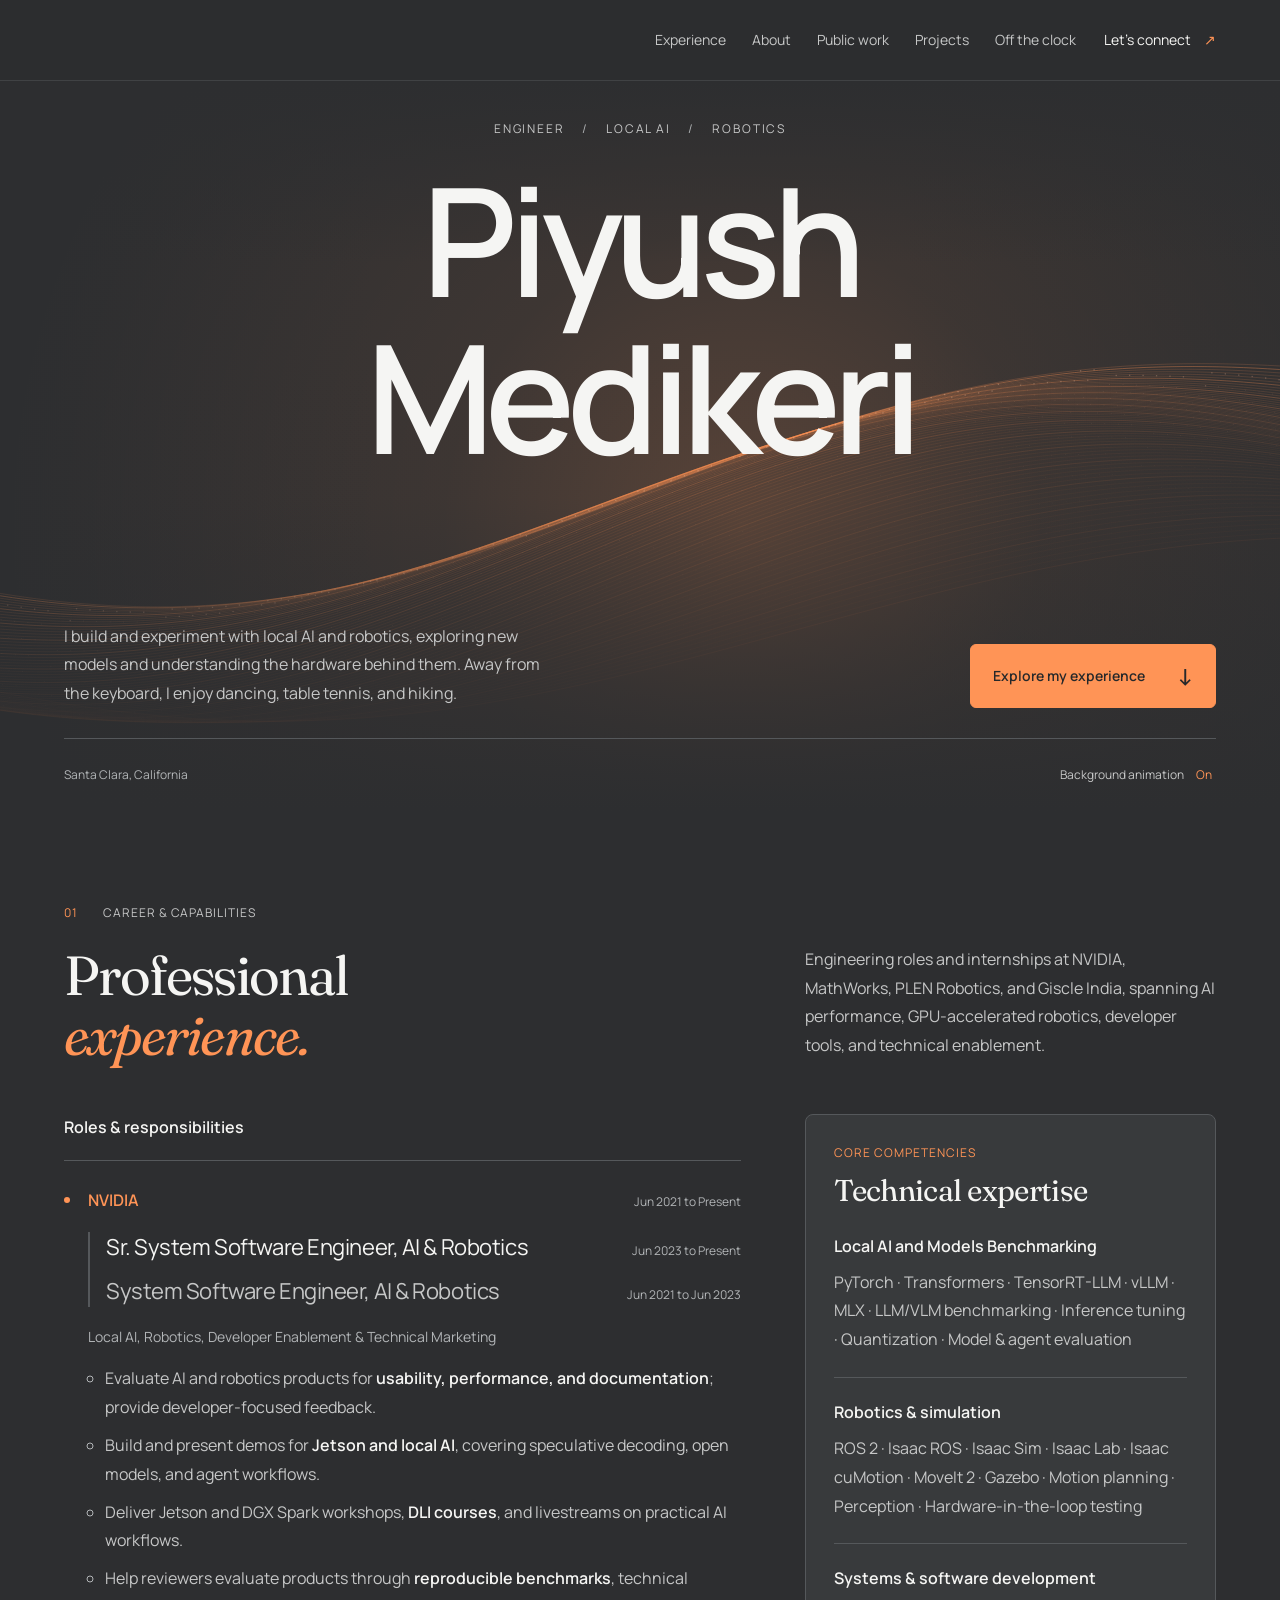
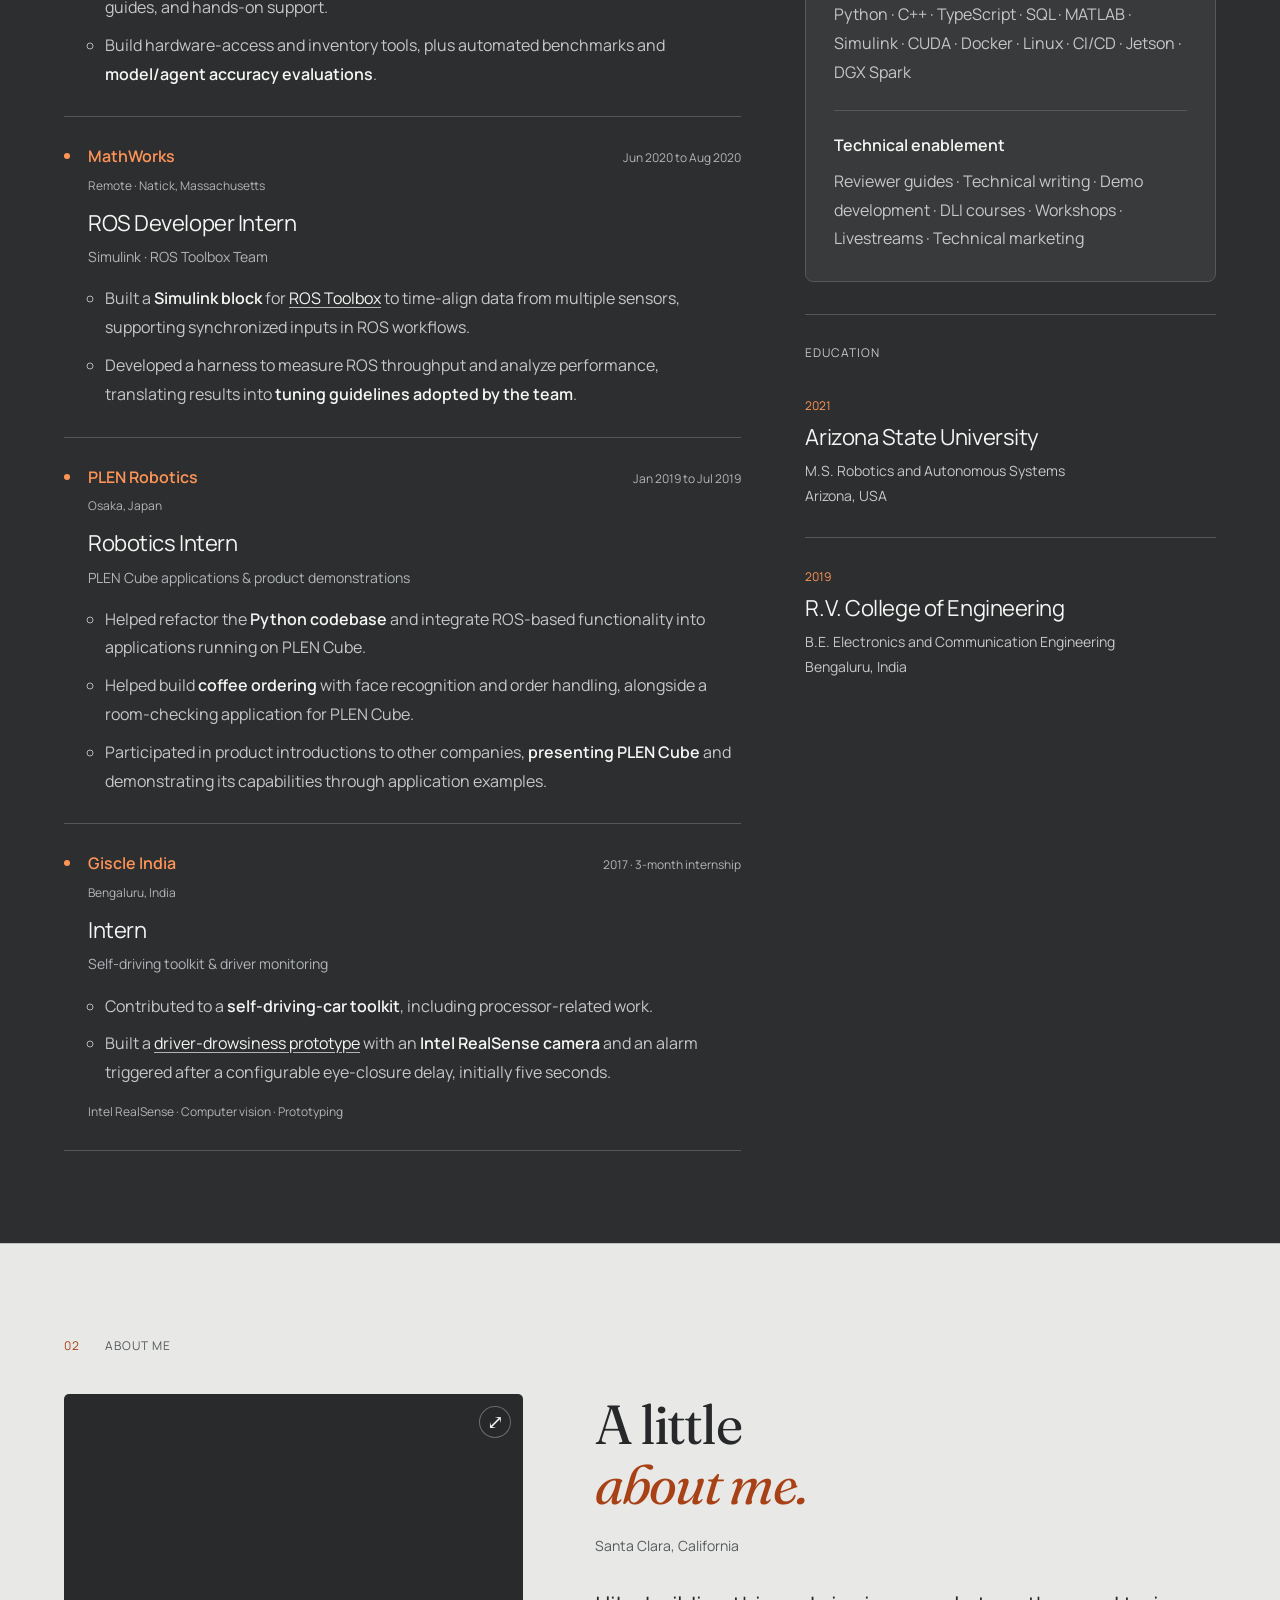
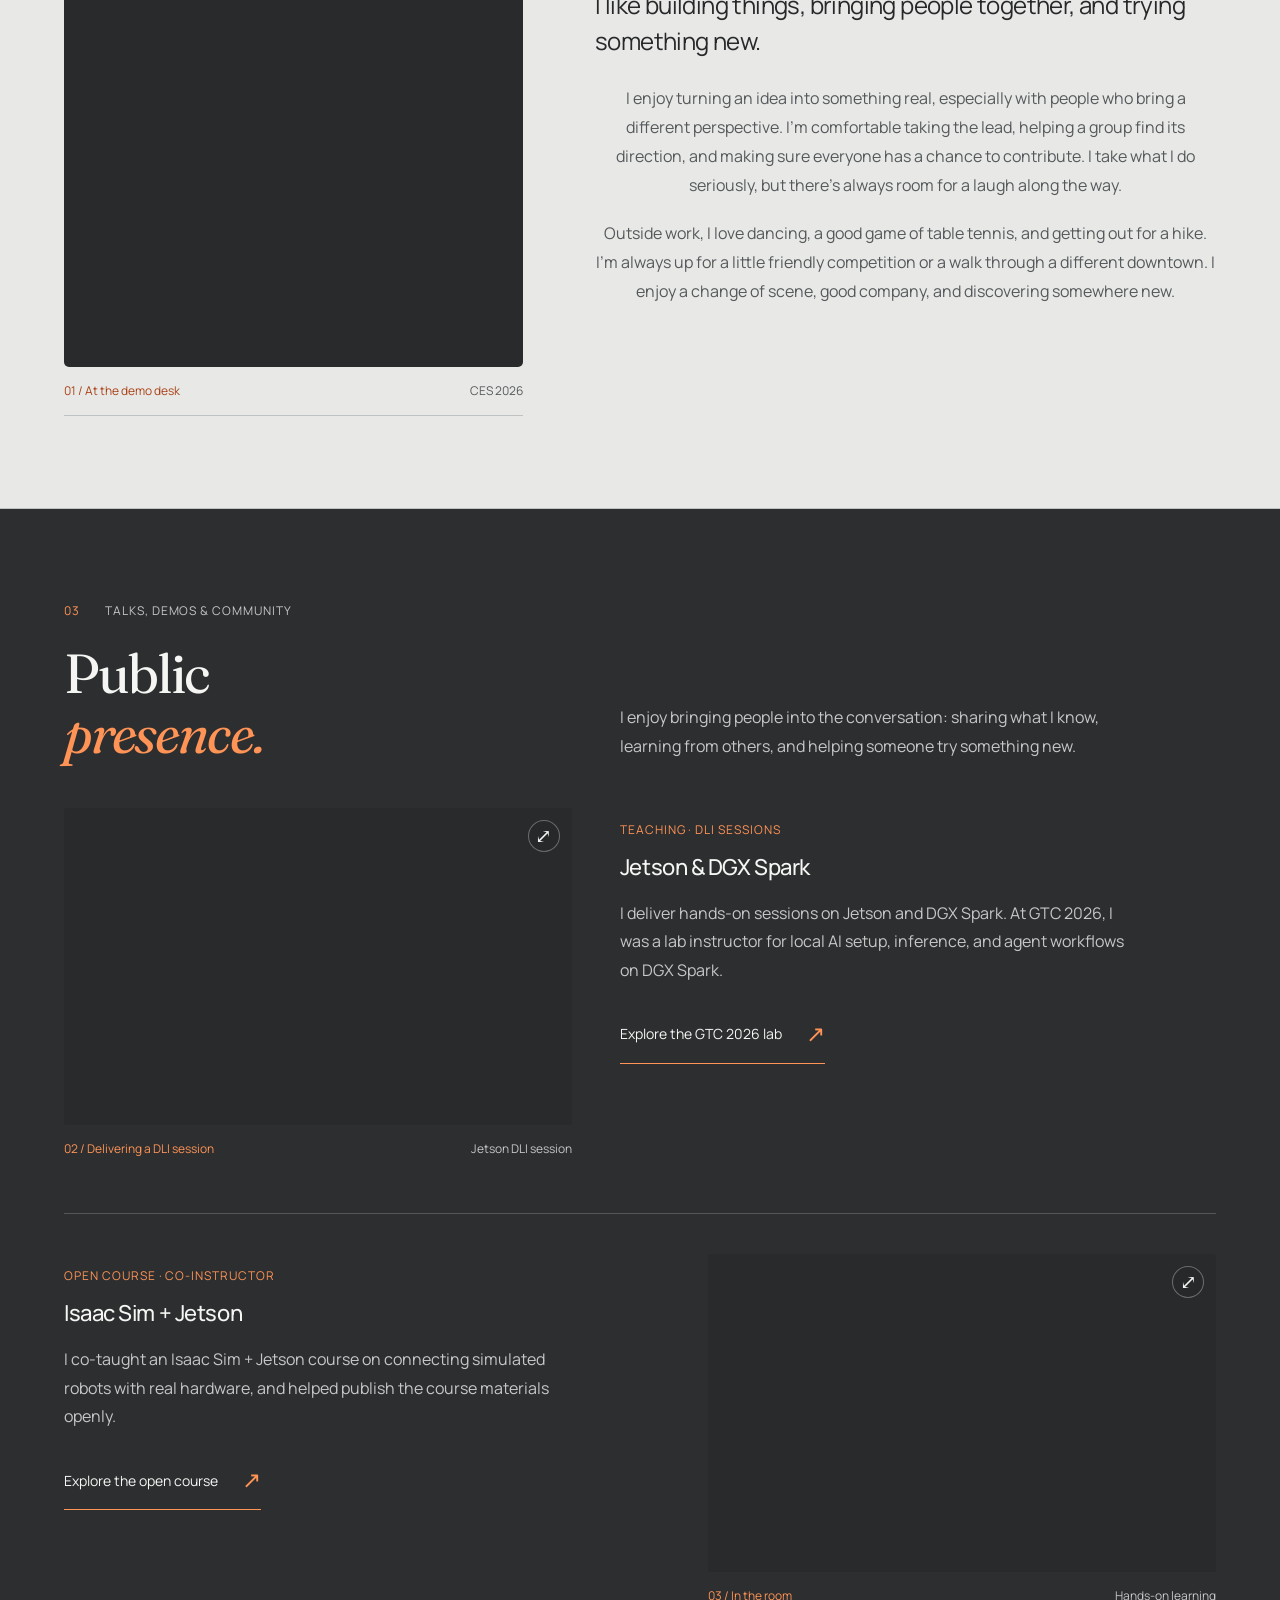
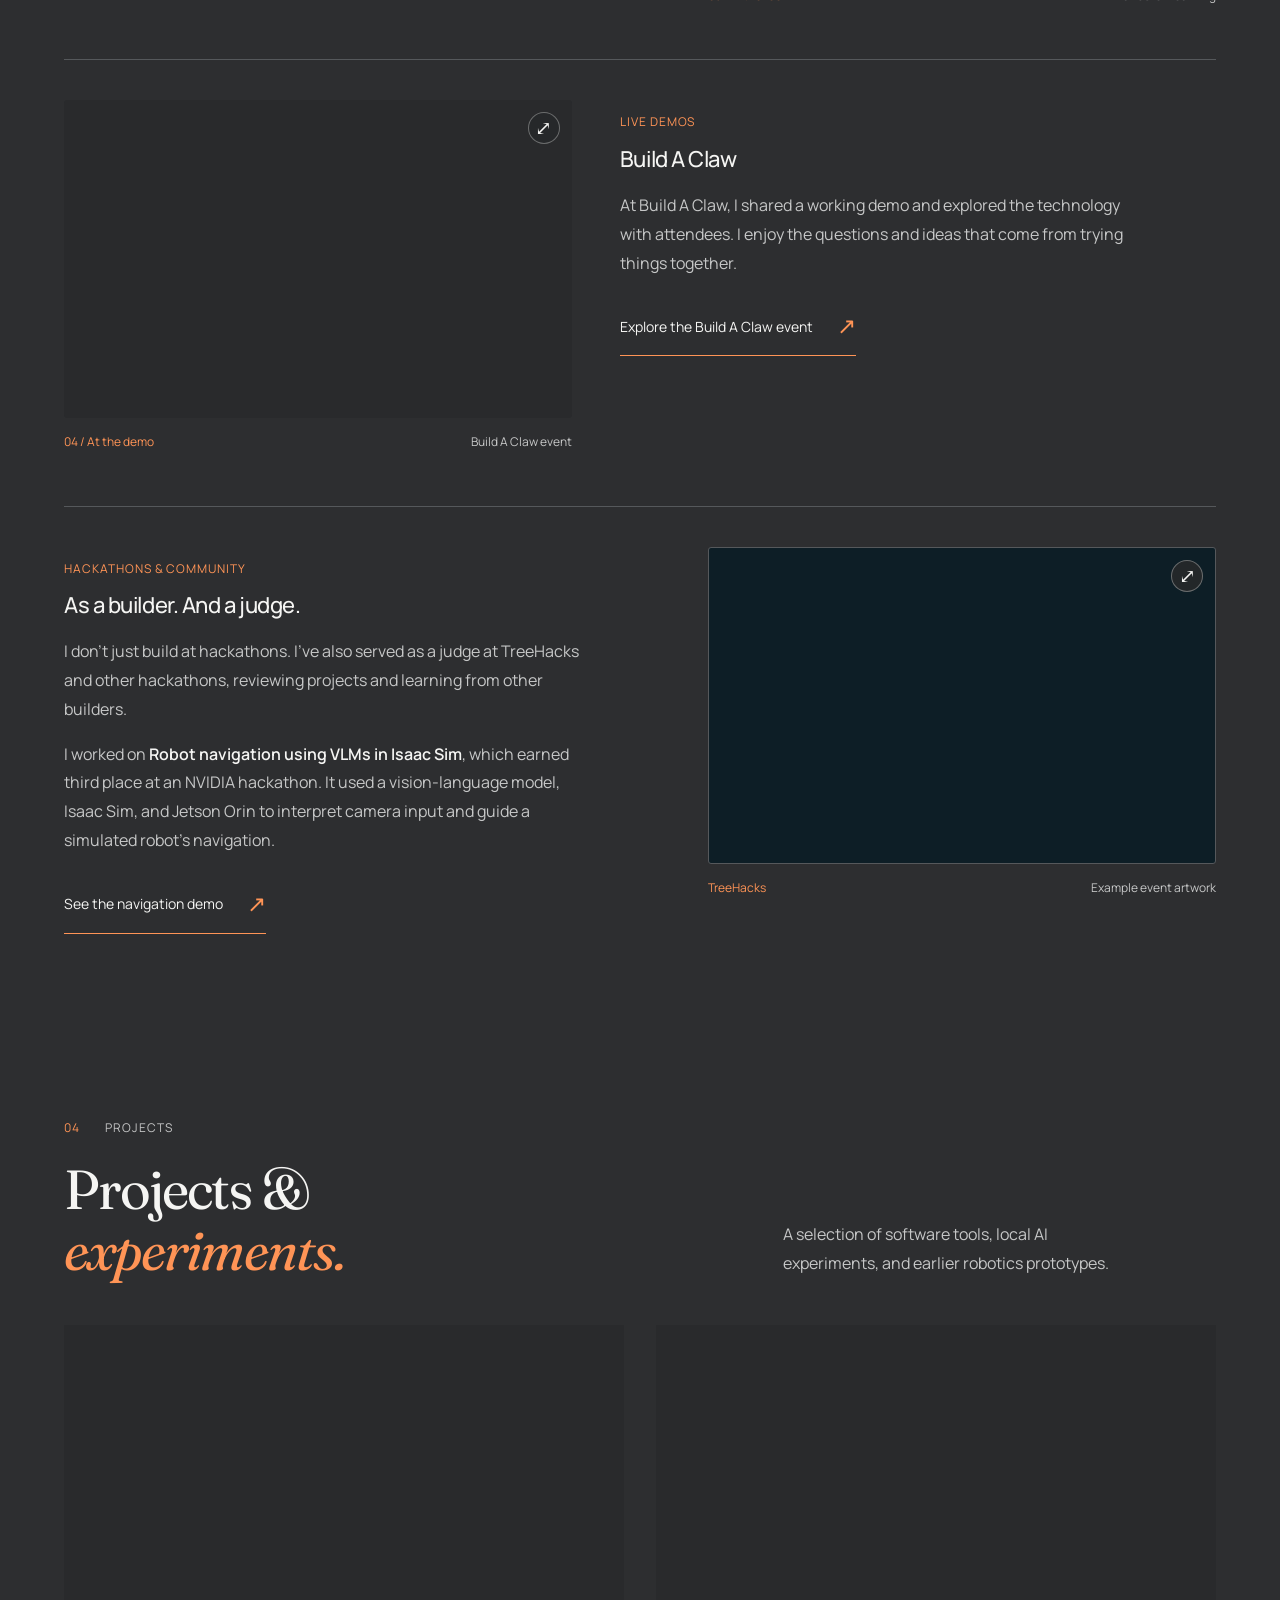
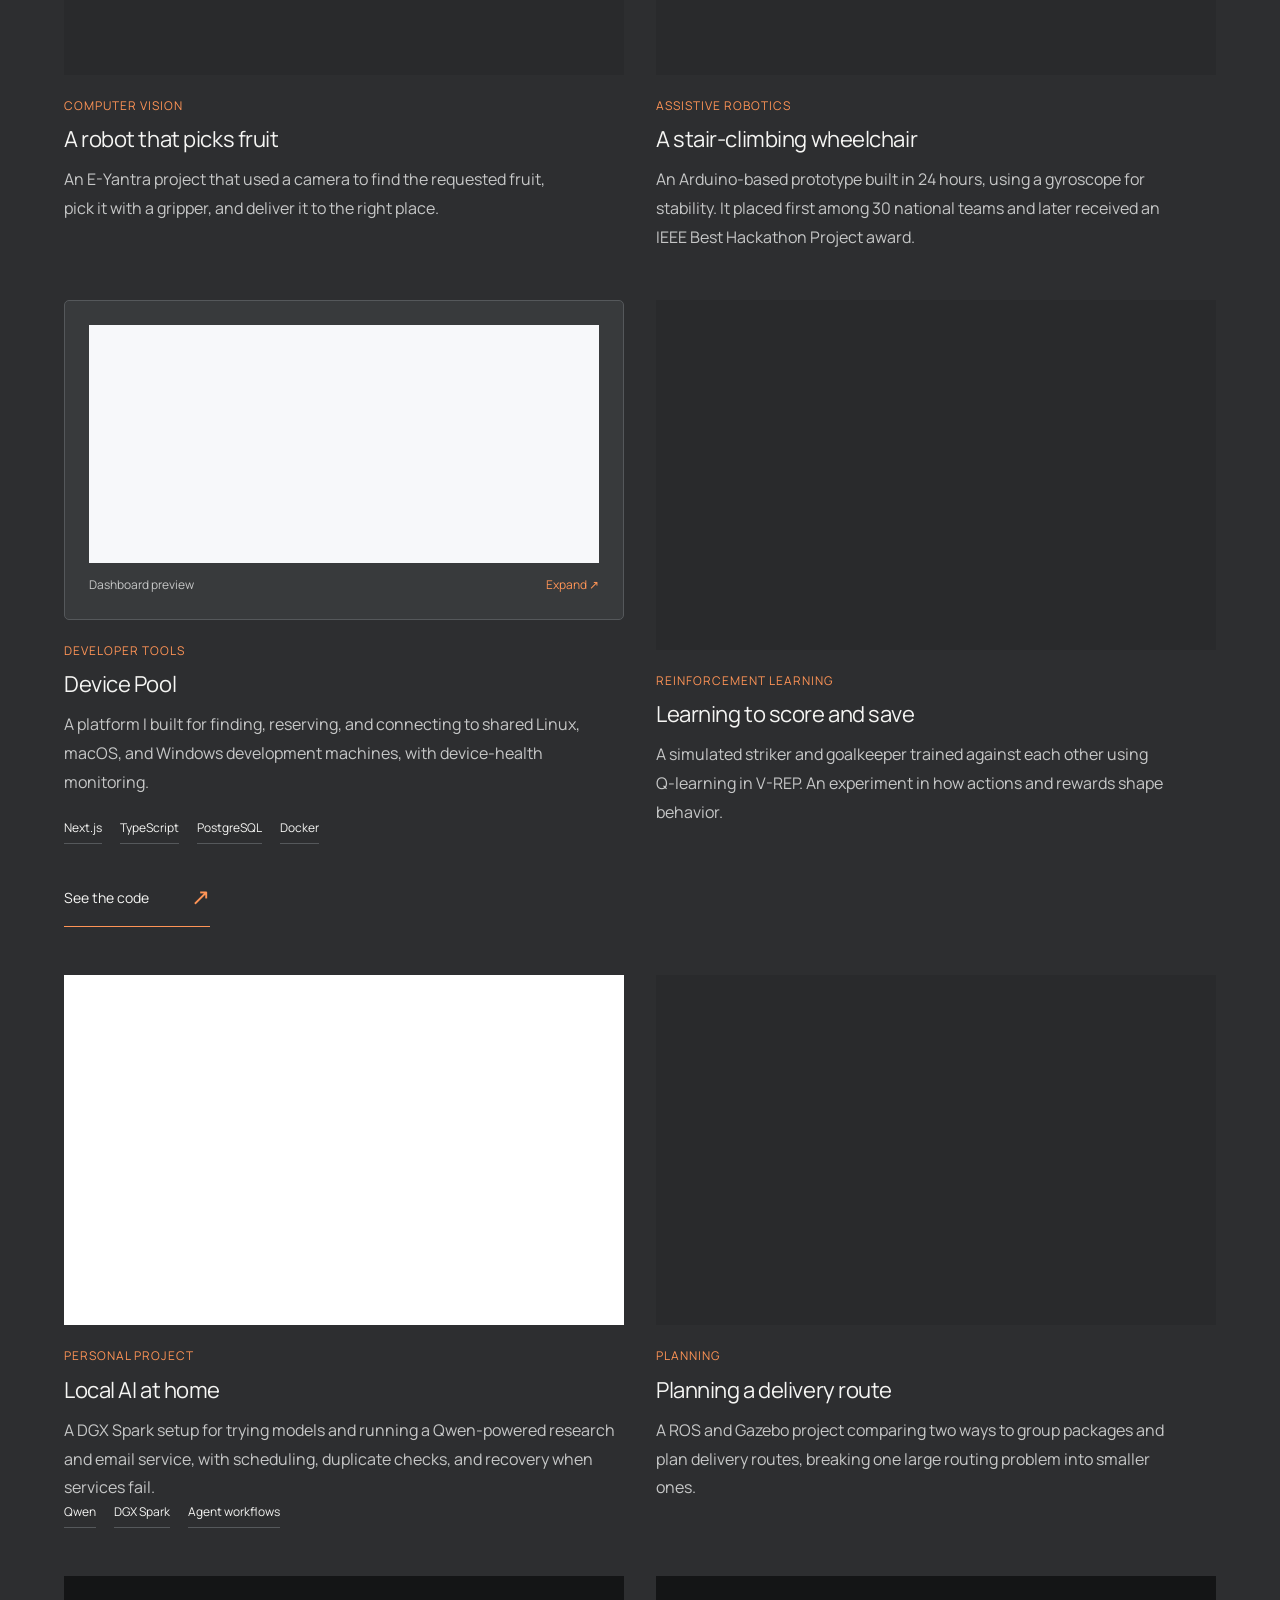
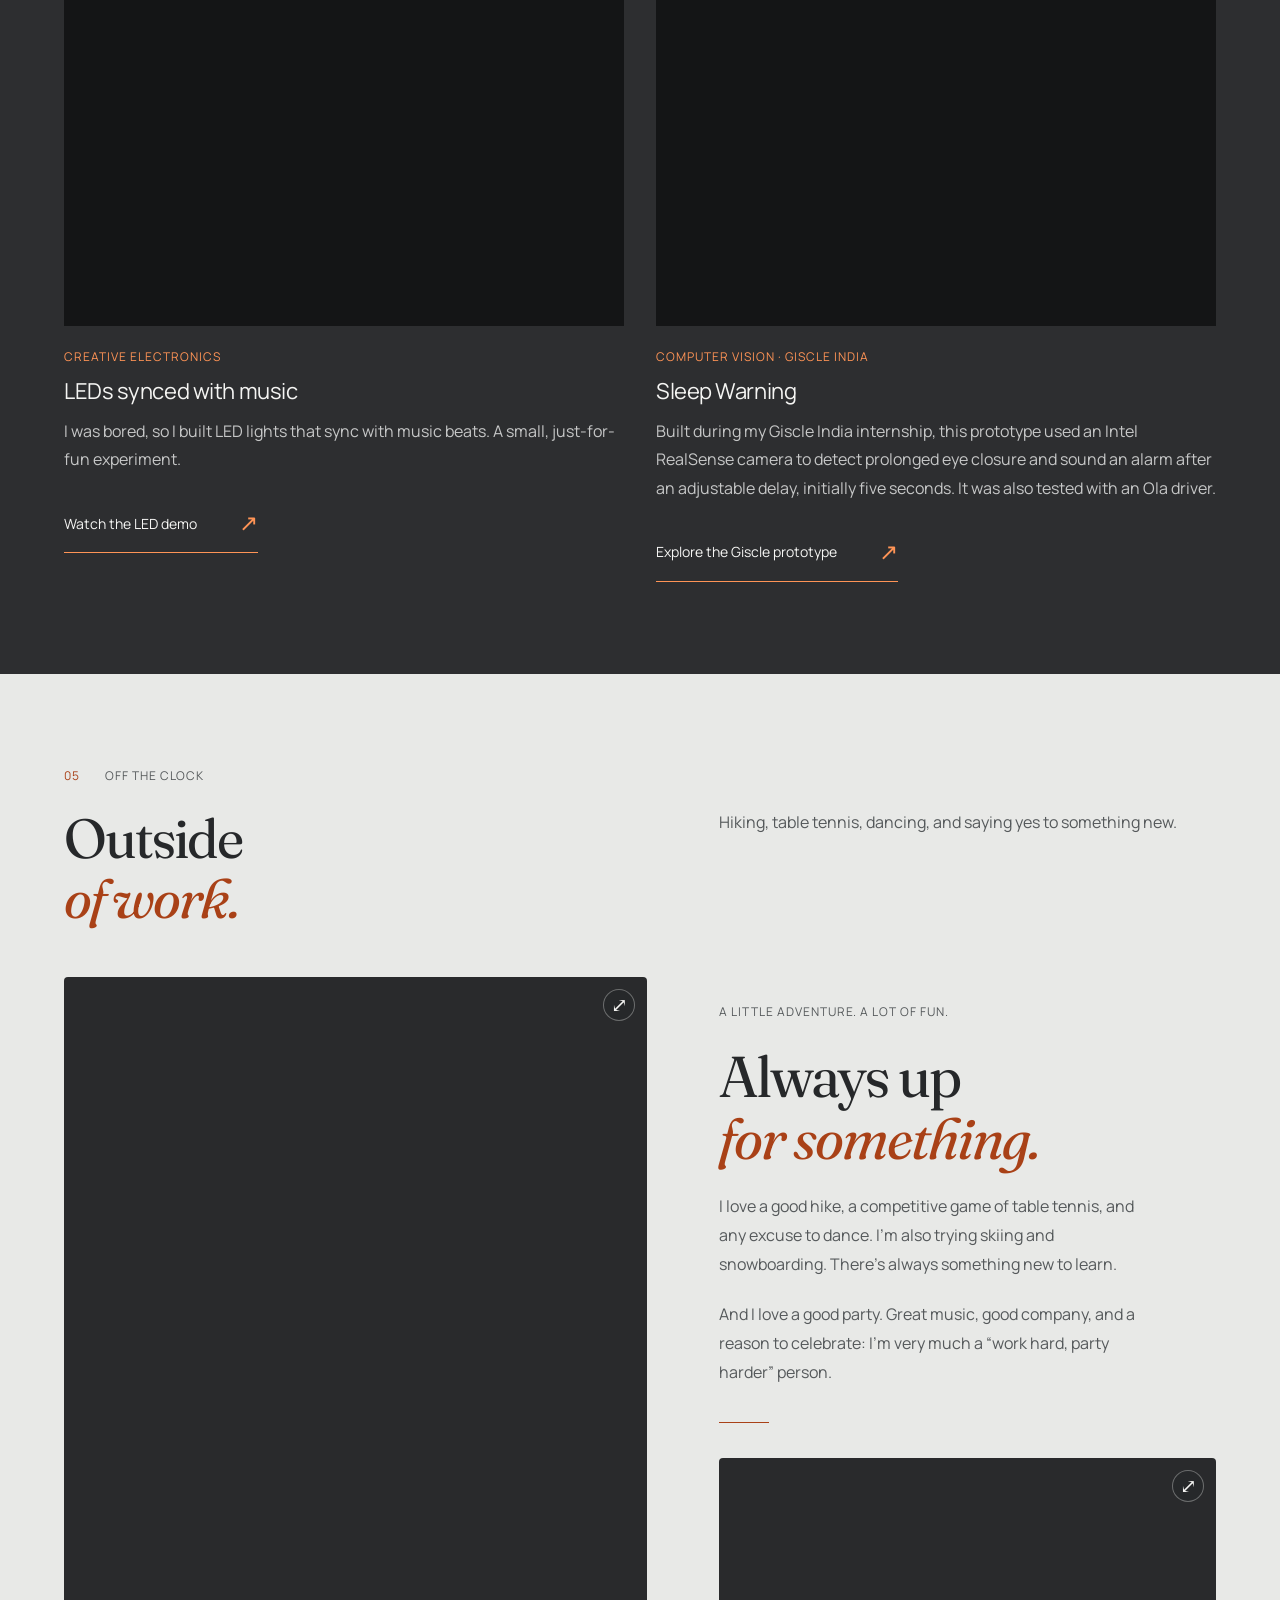
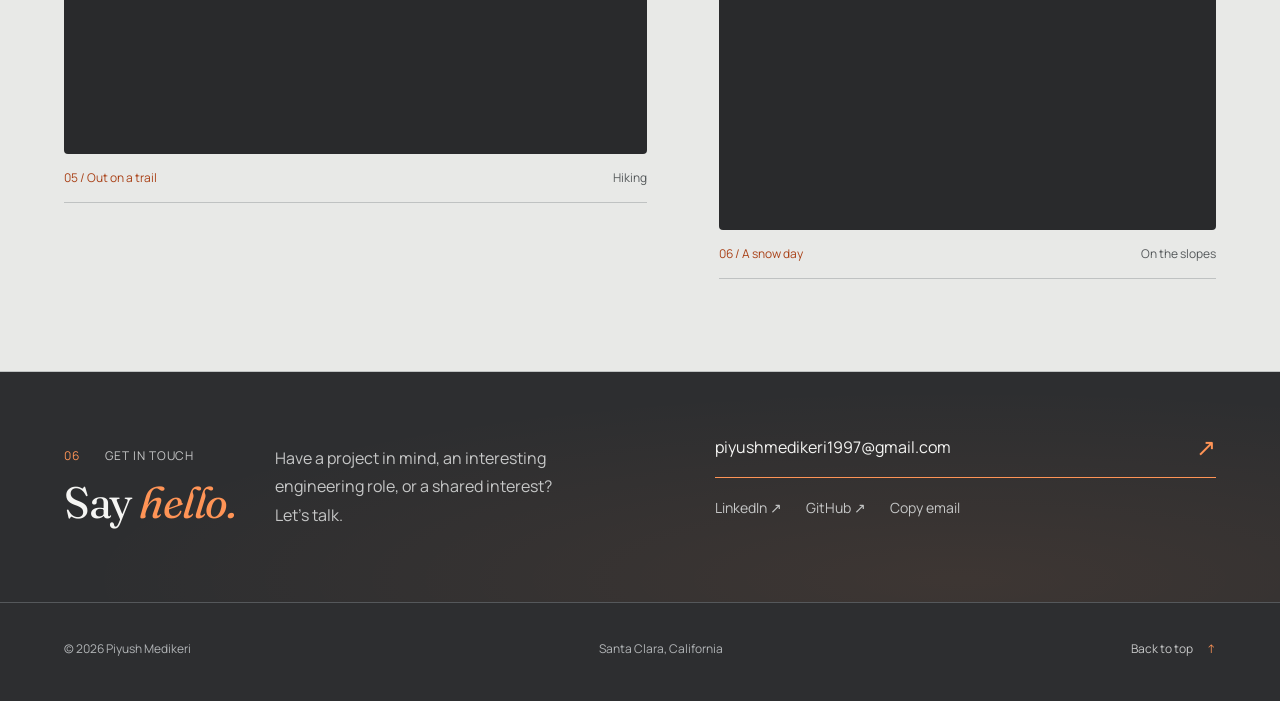
<file: index.html>
<!doctype html>
<html lang="en">
<head>
  <meta charset="utf-8">
  <meta name="viewport" content="width=device-width, initial-scale=1">
  <meta name="description" content="Piyush Medikeri is an engineer exploring local AI, robotics, new models, and the hardware behind them. Off the clock: dancing, table tennis, and hiking.">
  <meta name="robots" content="index, follow">
  <link rel="canonical" href="https://piyushmedikeri.com/">
  <meta property="og:url" content="https://piyushmedikeri.com/">
  <meta name="theme-color" content="#2d2e30">
  <meta name="color-scheme" content="dark">
  <meta http-equiv="Content-Security-Policy" content="default-src 'self'; script-src 'self'; style-src 'self'; img-src 'self' data:; font-src 'self'; connect-src 'none'; object-src 'none'; base-uri 'self'; form-action 'none'">
  <meta property="og:title" content="Piyush Medikeri | Local AI, robotics, and life beyond the screen.">
  <meta property="og:description" content="Local AI, robotics, and the hardware behind them. Selected projects, hands-on explorations, and a little life beyond the screen.">
  <meta property="og:type" content="website">
  <title>Piyush Medikeri | Systems Software Engineer</title>
  <link rel="icon" href="assets/favicon.svg" type="image/svg+xml">
  <link rel="preload" href="assets/manrope-latin-variable.woff2" as="font" type="font/woff2" crossorigin>
  <link rel="stylesheet" href="styles.css">
  <link rel="stylesheet" href="moments.css">
  <link rel="stylesheet" href="refinements.css?v=20261031-projects-alignment">
  <link rel="stylesheet" href="experience.css?v=20261031-final-skills">
  <link rel="stylesheet" href="public-work.css?v=20261031-treehacks">
  <link rel="stylesheet" href="typography.css?v=20261031-consistent">
  <script src="app.js" defer></script>
  <script src="photo-viewer.js" defer></script>
</head>
<body id="top">
  <a class="skip-link" href="#main">Skip to content</a>
  <header class="site-header">
    <nav class="shell navigation" aria-label="Main navigation">
      <button class="menu-toggle" type="button" aria-expanded="false" aria-controls="site-navigation">Menu <span aria-hidden="true">+</span></button>
      <div class="navlinks" id="site-navigation">
        <a href="#work">Experience</a><a href="#about">About</a><a href="#public-work">Public work</a><a href="#earlier-work">Projects</a><a href="#off-clock">Off the clock</a><a href="#contact" class="nav-contact">Let’s connect <span aria-hidden="true">↗</span></a>
      </div>
    </nav>
  </header>

  <main id="main">
    <section class="hero" aria-labelledby="hero-title">
      <div class="hero-art" aria-hidden="true"><canvas id="afterglow"></canvas><div class="hero-vignette"></div></div>
      <div class="shell hero-content">
        <p class="eyebrow hero-eyebrow">Engineer <span>/</span> Local AI <span>/</span> Robotics</p>
        <h1 id="hero-title"><span>Piyush</span><span>Medikeri</span></h1>
        <div class="hero-bottom">
          <p class="hero-intro">I build and experiment with local AI and robotics, exploring new models and understanding the hardware behind them. Away from the keyboard, I enjoy dancing, table tennis, and hiking.</p>
          <a class="text-link hero-link" href="#work">Explore my experience <span aria-hidden="true">↓</span></a>
        </div>
        <div class="hero-caption"><span>Santa Clara, California</span><button id="motion-toggle" type="button" aria-pressed="false" aria-description="Toggles the decorative orange waves behind my name. No video or audio." hidden>Background animation <span aria-hidden="true">Off</span></button></div>
      </div>
    </section>

    <section class="section work-section shell" id="work" aria-labelledby="work-title">
      <div class="section-heading work-heading"><p class="eyebrow"><span class="section-number">01</span> Career & capabilities</p><h2 id="work-title">Professional<br><em>experience.</em></h2><p>Engineering roles and internships at NVIDIA, MathWorks, PLEN Robotics, and Giscle India, spanning AI performance, GPU-accelerated robotics, developer tools, and technical enablement.</p></div>
      <div class="work-layout">
        <div class="career-column" id="experience" aria-labelledby="experience-title">
          <div class="work-column-heading"><h3 id="experience-title">Roles & responsibilities</h3></div>
          <ol class="career-list">
            <li id="project-bench">
              <div class="career-meta"><span class="career-company">NVIDIA</span><span><time datetime="2021-06">Jun 2021</time> to Present</span></div>
              <ol class="career-roles" aria-label="NVIDIA roles, most recent first">
                <li><h4>Sr. System Software Engineer, AI & Robotics</h4><span><time datetime="2023-06">Jun 2023</time> to Present</span></li>
                <li id="project-robot"><h4>System Software Engineer, AI & Robotics</h4><span><time datetime="2021-06">Jun 2021</time> to <time datetime="2023-06">Jun 2023</time></span></li>
              </ol>
              <p class="career-focus">Local AI, Robotics, Developer Enablement & Technical Marketing</p>
              <ul class="career-contributions">
                <li>Evaluate AI and robotics products for <strong>usability, performance, and documentation</strong>; provide developer-focused feedback.</li>
                <li>Build and present demos for <strong>Jetson and local AI</strong>, covering speculative decoding, open models, and agent workflows.</li>
                <li>Deliver Jetson and DGX Spark workshops, <strong>DLI courses</strong>, and livestreams on practical AI workflows.</li>
                <li>Help reviewers evaluate products through <strong>reproducible benchmarks</strong>, technical guides, and hands-on support.</li>
                <li>Build hardware-access and inventory tools, plus automated benchmarks and <strong>model/agent accuracy evaluations</strong>.</li>
              </ul>
            </li>
            <li id="career-mathworks">
              <div class="career-meta"><span class="career-company">MathWorks</span><span><time datetime="2020-06">Jun 2020</time> to <time datetime="2020-08">Aug 2020</time></span></div>
              <p class="career-location">Remote · Natick, Massachusetts</p>
              <h4>ROS Developer Intern</h4>
              <p class="career-focus">Simulink · ROS Toolbox Team</p>
              <ul class="career-contributions">
                <li>Built a <strong>Simulink block</strong> for <a href="https://www.mathworks.com/products/ros.html" target="_blank" rel="noopener noreferrer">ROS Toolbox</a> to time-align data from multiple sensors, supporting synchronized inputs in ROS workflows.</li>
                <li>Developed a harness to measure ROS throughput and analyze performance, translating results into <strong>tuning guidelines adopted by the team</strong>.</li>
              </ul>
            </li>
            <li id="career-plen">
              <div class="career-meta"><span class="career-company">PLEN Robotics</span><span><time datetime="2019-01">Jan 2019</time> to <time datetime="2019-07">Jul 2019</time></span></div>
              <p class="career-location">Osaka, Japan</p>
              <h4>Robotics Intern</h4>
              <p class="career-focus">PLEN Cube applications & product demonstrations</p>
              <ul class="career-contributions">
                <li>Helped refactor the <strong>Python codebase</strong> and integrate ROS-based functionality into applications running on PLEN Cube.</li>
                <li>Helped build <strong>coffee ordering</strong> with face recognition and order handling, alongside a room-checking application for PLEN Cube.</li>
                <li>Participated in product introductions to other companies, <strong>presenting PLEN Cube</strong> and demonstrating its capabilities through application examples.</li>
              </ul>
            </li>
            <li id="career-giscle">
              <div class="career-meta"><span class="career-company">Giscle India</span><span>2017 · 3-month internship</span></div>
              <p class="career-location">Bengaluru, India</p>
              <h4>Intern</h4>
              <p class="career-focus">Self-driving toolkit & driver monitoring</p>
              <ul class="career-contributions">
                <li>Contributed to a <strong>self-driving-car toolkit</strong>, including processor-related work.</li>
                <li>Built a <a href="https://piyushmedikeri.wixsite.com/portfolio/sleep-warning" target="_blank" rel="noopener noreferrer">driver-drowsiness prototype</a> with an <strong>Intel RealSense camera</strong> and an alarm triggered after a configurable eye-closure delay, initially five seconds.</li>
              </ul>
              <p class="career-tools">Intel RealSense · Computer vision · Prototyping</p>
            </li>
          </ol>
        </div>
        <aside class="work-sidebar" aria-label="Technical skills and education">
          <section class="skills-panel" id="toolkit" aria-labelledby="toolkit-title">
            <p class="eyebrow">Core competencies</p>
            <h3 id="toolkit-title">Technical expertise</h3>
            <dl class="skills-list">
              <div><dt>Local AI and Models Benchmarking</dt><dd class="skill-tools">PyTorch · Transformers · TensorRT-LLM · vLLM · MLX · LLM/VLM benchmarking · Inference tuning · Quantization · Model & agent evaluation</dd></div>
              <div><dt>Robotics & simulation</dt><dd class="skill-tools">ROS 2 · Isaac ROS · Isaac Sim · Isaac Lab · Isaac cuMotion · MoveIt 2 · Gazebo · Motion planning · Perception · Hardware-in-the-loop testing</dd></div>
              <div><dt>Systems & software development</dt><dd class="skill-tools">Python · C++ · TypeScript · SQL · MATLAB · Simulink · CUDA · Docker · Linux · CI/CD · Jetson · DGX Spark</dd></div>
              <div><dt>Technical enablement</dt><dd class="skill-tools">Reviewer guides · Technical writing · Demo development · DLI courses · Workshops · Livestreams · Technical marketing</dd></div>
            </dl>
          </section>
          <section class="work-education" id="education" aria-labelledby="education-title">
            <h3 id="education-title" class="eyebrow">Education</h3>
            <div id="education-asu">
              <span class="education-year">2021</span><h4>Arizona State University</h4>
              <p class="education-degree">M.S. Robotics and Autonomous Systems</p>
              <p>Arizona, USA</p>
            </div>
            <div id="education-rvce">
              <span class="education-year">2019</span><h4>R.V. College of Engineering</h4>
              <p class="education-degree">B.E. Electronics and Communication Engineering</p>
              <p>Bengaluru, India</p>
            </div>
          </section>
        </aside>
      </div>
    </section>

    <section class="section about-section" id="about" aria-labelledby="about-title">
      <div class="shell">
        <p class="eyebrow"><span class="section-number">02</span> About me</p>
        <div class="about-grid">
          <div class="about-heading"><h2 id="about-title">A little<br><em>about me.</em></h2><p class="about-location">Santa Clara, California</p></div>
          <div class="about-person">
            <figure class="still portrait-still">
              <a class="photo-link" href="assets/moments/ces-portrait.jpg" data-photo data-caption="At the demo desk · CES 2026" aria-label="View full photo: at the demo desk, CES 2026">
                <img src="assets/moments/ces-portrait.jpg" width="1080" height="1920" alt="Piyush beside an NVIDIA inference demonstration at CES 2026." loading="lazy" decoding="async">
                <span class="photo-open" aria-hidden="true">⤢</span>
              </a>
              <figcaption><span>01 / At the demo desk</span><span>CES 2026</span></figcaption>
            </figure>
          </div>
          <div class="about-copy">
            <p class="large-copy">I like building things, bringing people together, and trying something new.</p>
            <p class="about-story">I enjoy turning an idea into something real, especially with people who bring a different perspective. I’m comfortable taking the lead, helping a group find its direction, and making sure everyone has a chance to contribute. I take what I do seriously, but there’s always room for a laugh along the way.</p>
            <p class="about-story">Outside work, I love dancing, a good game of table tennis, and getting out for a hike. I’m always up for a little friendly competition or a walk through a different downtown. I enjoy a change of scene, good company, and discovering somewhere new.</p>
          </div>
        </div>
      </div>
    </section>

    <section class="section shell public-section" id="public-work" aria-labelledby="public-title">
      <div class="section-heading compact"><p class="eyebrow"><span class="section-number">03</span> Talks, demos & community</p><h2 id="public-title">Public<br><em>presence.</em></h2><p>I enjoy bringing people into the conversation: sharing what I know, learning from others, and helping someone try something new.</p></div>
      <div class="public-editorial">
        <article class="public-story dli-story" aria-labelledby="dli-story-title">
          <figure class="still stage-still">
            <a class="photo-link" href="assets/moments/dgx-spark-stage.jpg" data-photo data-caption="Delivering a DLI session · Jetson DLI session" aria-label="View full photo: delivering a DLI session">
              <img src="assets/moments/dgx-spark-stage.jpg" width="2000" height="1333" alt="Piyush delivering a DLI session at an NVIDIA GTC podium." loading="lazy" decoding="async"><span class="photo-open" aria-hidden="true">⤢</span>
            </a>
            <figcaption><span>02 / Delivering a DLI session</span><span>Jetson DLI session</span></figcaption>
          </figure>
          <div class="public-story-copy">
            <p class="eyebrow">Teaching · DLI sessions</p>
            <h3 id="dli-story-title">Jetson & DGX Spark</h3>
            <p>I deliver hands-on sessions on Jetson and DGX Spark. At GTC 2026, I was a lab instructor for local AI setup, inference, and agent workflows on DGX Spark.</p>
            <a class="text-link" href="https://www.nvidia.com/gtc/session-catalog/sessions/gtc26-dlit82308/" target="_blank" rel="noopener noreferrer">Explore the GTC 2026 lab <span aria-hidden="true">↗</span></a>
          </div>
        </article>

        <article class="public-story course-story" aria-labelledby="course-story-title">
          <figure class="still workshop-still">
            <a class="photo-link" href="assets/moments/workshop.jpg" data-photo data-caption="In the room · A hands-on workshop" aria-label="View full photo: the hands-on workshop audience">
              <img src="assets/moments/workshop.jpg" width="2000" height="1126" alt="A view from the front of a workshop, with participants working at rows of laptops." loading="lazy" decoding="async"><span class="photo-open" aria-hidden="true">⤢</span>
            </a>
            <figcaption><span>03 / In the room</span><span>Hands-on learning</span></figcaption>
          </figure>
          <div class="public-story-copy">
            <p class="eyebrow">Open course · Co-instructor</p>
            <h3 id="course-story-title">Isaac Sim + Jetson</h3>
            <p>I co-taught an Isaac Sim + Jetson course on connecting simulated robots with real hardware, and helped publish the course materials openly.</p>
            <a class="text-link" href="https://nvidia-ai-iot.github.io/isaac-sim-jetson-hil-course-doc/" target="_blank" rel="noopener noreferrer">Explore the open course <span aria-hidden="true">↗</span></a>
          </div>
        </article>

        <article class="public-story demo-story" aria-labelledby="demo-story-title">
          <figure class="still demo-still">
            <a class="photo-link" href="assets/moments/demo-conversation.jpg" data-photo data-caption="Build A Claw event · At the demo" aria-label="View full photo: at the Build A Claw demo">
              <img src="assets/moments/demo-conversation.jpg" width="2000" height="1334" alt="Piyush and an attendee looking at a demonstration on a monitor." loading="lazy" decoding="async"><span class="photo-open" aria-hidden="true">⤢</span>
            </a>
            <figcaption><span>04 / At the demo</span><span>Build A Claw event</span></figcaption>
          </figure>
          <div class="public-story-copy">
            <p class="eyebrow">Live demos</p>
            <h3 id="demo-story-title">Build A Claw</h3>
            <p>At Build A Claw, I shared a working demo and explored the technology with attendees. I enjoy the questions and ideas that come from trying things together.</p>
            <a class="text-link photo-event-link" href="https://www.nvidia.com/en-us/ai/build-a-claw/" target="_blank" rel="noopener noreferrer">Explore the Build A Claw event <span aria-hidden="true">↗</span></a>
          </div>
        </article>

        <article class="public-story hackathon-story" id="public-vlm" aria-labelledby="community-title">
          <figure class="still treehacks-still">
            <a class="photo-link" href="assets/treehacks-event-artwork.png" target="_blank" rel="noopener noreferrer" aria-label="View full TreeHacks example event artwork (opens in a new tab)">
              <img src="assets/treehacks-event-artwork.png" width="591" height="564" alt="Example TreeHacks event artwork featuring Stanford’s tower and green mountains, dated February 14–16, 2025." loading="lazy" decoding="async"><span class="photo-open" aria-hidden="true">⤢</span>
            </a>
            <figcaption><span>TreeHacks</span><span>Example event artwork</span></figcaption>
          </figure>
          <div class="public-story-copy">
            <p class="eyebrow">Hackathons & community</p>
            <h3 id="community-title">As a builder. And a judge.</h3>
            <p>I don’t just build at hackathons. I’ve also served as a judge at TreeHacks and other hackathons, reviewing projects and learning from other builders.</p>
            <p>I worked on <strong>Robot navigation using VLMs in Isaac Sim</strong>, which earned third place at an NVIDIA hackathon. It used a vision-language model, Isaac Sim, and Jetson Orin to interpret camera input and guide a simulated robot’s navigation.</p>
            <a class="text-link" href="https://www.linkedin.com/posts/nvidiarobotics_build-visual-ai-agents-with-generative-ai-activity-7233905291061293057-0EAy" target="_blank" rel="noopener noreferrer">See the navigation demo <span aria-hidden="true">↗</span></a>
          </div>
        </article>
      </div>
    </section>

    <section class="section shell archive-section" id="earlier-work" aria-labelledby="archive-title">
      <div class="section-heading compact"><p class="eyebrow"><span class="section-number">04</span> Projects</p><h2 id="archive-title">Projects &<br><em>experiments.</em></h2><p>A selection of software tools, local AI experiments, and earlier robotics prototypes.</p></div>
      <div class="archive-grid">
        <article class="archive-item" id="project-harvester"><div class="archive-image"><img src="assets/project-harvester.webp" width="1200" height="880" alt="Autonomous harvesting robot with a Raspberry Pi, camera, and gripper." loading="lazy" decoding="async"></div><p class="eyebrow">Computer vision</p><h3>A robot that picks fruit</h3><p>An E-Yantra project that used a camera to find the requested fruit, pick it with a gripper, and deliver it to the right place.</p></article>
        <article class="archive-item" id="project-wheelchair"><div class="archive-image"><img src="assets/project-wheelchair.webp" alt="Staircase-climbing wheelchair prototype with a robotic arm." loading="lazy" decoding="async" width="1200" height="898"></div><p class="eyebrow">Assistive robotics</p><h3>A stair-climbing wheelchair</h3><p>An Arduino-based prototype built in 24 hours, using a gyroscope for stability. It placed first among 30 national teams and later received an IEEE Best Hackathon Project award.</p></article>
        <article class="archive-item" id="project-pool">
          <div class="archive-image device-pool-preview">
            <a class="device-pool-screenshot" href="assets/project-device-pool.png" target="_blank" rel="noopener noreferrer" aria-label="View full Device Pool screenshot (opens in a new tab)">
              <span class="device-pool-image"><img src="assets/project-device-pool.png" width="2866" height="1266" alt="Device Pool dashboard showing device availability, reservations, operating systems, and hardware-health metrics." loading="lazy" decoding="async"></span>
              <span class="device-pool-caption" aria-hidden="true"><span>Dashboard preview</span><span>Expand ↗</span></span>
            </a>
          </div>
          <p class="eyebrow">Developer tools</p>
          <h3>Device Pool</h3>
          <p class="project-description">A platform I built for finding, reserving, and connecting to shared Linux, macOS, and Windows development machines, with device-health monitoring.</p>
          <ul class="tags" aria-label="Device Pool technologies"><li>Next.js</li><li>TypeScript</li><li>PostgreSQL</li><li>Docker</li></ul>
          <a class="text-link" href="https://github.com/pmedikeri/device-pool" target="_blank" rel="noopener noreferrer">See the code <span aria-hidden="true">↗</span></a>
        </article>
        <article class="archive-item" id="project-penalty-kick"><div class="archive-image diagram"><img src="assets/project-rl.webp" width="766" height="470" alt="V-REP simulation showing striker and goalkeeper reinforcement-learning agents." loading="lazy" decoding="async"></div><p class="eyebrow">Reinforcement learning</p><h3>Learning to score and save</h3><p>A simulated striker and goalkeeper trained against each other using Q-learning in V-REP. An experiment in how actions and rewards shape behavior.</p></article>
        <article class="archive-item" id="project-brief"><div class="archive-image product"><img src="assets/project-dgx-spark.png" width="9730" height="7297" alt="Front view of the NVIDIA DGX Spark used for local AI experiments." loading="lazy" decoding="async"></div><p class="eyebrow">Personal project</p><h3>Local AI at home</h3><p>A DGX Spark setup for trying models and running a Qwen-powered research and email service, with scheduling, duplicate checks, and recovery when services fail.</p><ul class="tags" aria-label="Local AI technologies"><li>Qwen</li><li>DGX Spark</li><li>Agent workflows</li></ul></article>
        <article class="archive-item" id="project-delivery-planning"><div class="archive-image diagram"><img src="assets/project-planning.webp" alt="Package-delivery routing and planning simulation in ROS and Gazebo." loading="lazy" decoding="async" width="1200" height="554"></div><p class="eyebrow">Planning</p><h3>Planning a delivery route</h3><p>A ROS and Gazebo project comparing two ways to group packages and plan delivery routes, breaking one large routing problem into smaller ones.</p></article>
        <article class="archive-item" id="project-music-leds">
          <div class="archive-image prototype-preview"><img src="assets/project-music-leds.png" width="434" height="292" alt="Illustrative image of an LED cube glowing blue and purple." loading="lazy" decoding="async"></div>
          <p class="eyebrow">Creative electronics</p>
          <h3>LEDs synced with music</h3>
          <p>I was bored, so I built LED lights that sync with music beats. A small, just-for-fun experiment.</p>
          <a class="text-link" href="https://piyushmedikeri.wixsite.com/portfolio/led-music-1" target="_blank" rel="noopener noreferrer">Watch the LED demo <span aria-hidden="true">↗</span></a>
        </article>
        <article class="archive-item" id="project-giscle">
          <div class="archive-image prototype-preview"><img src="assets/project-giscle-driver-monitoring.png" width="434" height="292" alt="Illustrative image of a fatigued driver resting on a steering wheel." loading="lazy" decoding="async"></div>
          <p class="eyebrow">Computer vision · Giscle India</p>
          <h3>Sleep Warning</h3>
          <p>Built during my Giscle India internship, this prototype used an Intel RealSense camera to detect prolonged eye closure and sound an alarm after an adjustable delay, initially five seconds. It was also tested with an Ola driver.</p>
          <a class="text-link" href="https://piyushmedikeri.wixsite.com/portfolio/sleep-warning" target="_blank" rel="noopener noreferrer">Explore the Giscle prototype <span aria-hidden="true">↗</span></a>
        </article>
      </div>
    </section>

    <section class="section off-clock-section" id="off-clock" aria-labelledby="off-clock-title">
      <div class="shell">
        <div class="section-heading"><p class="eyebrow"><span class="section-number">05</span> Off the clock</p><h2 id="off-clock-title">Outside<br><em>of work.</em></h2><p>Hiking, table tennis, dancing, and saying yes to something new.</p></div>
        <div class="off-clock-grid">
          <figure class="still trek-still">
            <a class="photo-link" href="assets/moments/trekking.jpg" data-photo data-caption="Off the clock · Hiking, mist, and mountain air" aria-label="View full photo: hiking in the mountains">
              <img src="assets/moments/trekking.jpg" width="1500" height="2000" alt="Piyush hiking on a wooden mountain trail surrounded by greenery, snow patches, and mist." loading="lazy" decoding="async"><span class="photo-open" aria-hidden="true">⤢</span>
            </a>
            <figcaption><span>05 / Out on a trail</span><span>Hiking</span></figcaption>
          </figure>
          <div class="off-clock-notes">
            <div class="trail-note">
              <p class="eyebrow">A little adventure. A lot of fun.</p>
              <h3>Always up<br><em>for something.</em></h3>
              <p>I love a good hike, a competitive game of table tennis, and any excuse to dance. I’m also trying skiing and snowboarding. There’s always something new to learn.</p>
              <p>And I love a good party. Great music, good company, and a reason to celebrate: I’m very much a “work hard, party harder” person.</p>
              <span class="trail-line" aria-hidden="true"></span>
            </div>
            <figure class="still snow-still">
              <a class="photo-link" href="assets/moments/snow-day.jpg" data-photo data-caption="Off the clock · A day on the slopes" aria-label="View full photo: a day on the slopes">
                <img src="assets/moments/snow-day.jpg" width="2000" height="1500" alt="A group selfie on a snowy ski slope, with helmets and goggles." loading="lazy" decoding="async"><span class="photo-open" aria-hidden="true">⤢</span>
              </a>
              <figcaption><span>06 / A snow day</span><span>On the slopes</span></figcaption>
            </figure>
          </div>
        </div>
      </div>
    </section>

    <section class="section contact-section" id="contact" aria-labelledby="contact-title">
      <div class="contact-glow" aria-hidden="true"></div>
      <div class="shell contact-content">
        <div class="contact-heading">
          <p class="eyebrow"><span class="section-number">06</span> Get in touch</p>
          <h2 id="contact-title">Say <em>hello.</em></h2>
        </div>
        <p class="contact-intro">Have a project in mind, an interesting engineering role, or a shared interest? Let’s talk.</p>
        <div class="contact-links">
          <a class="contact-email" href="mailto:piyushmedikeri1997@gmail.com"><span class="contact-address">piyushmedikeri1997<wbr>@gmail.com</span><span aria-hidden="true">↗</span></a>
          <div class="contact-actions">
            <a href="https://linkedin.com/in/piyush-rajesh-medikeri" target="_blank" rel="noopener noreferrer">LinkedIn ↗</a>
            <a href="https://github.com/pmedikeri" target="_blank" rel="noopener noreferrer">GitHub ↗</a>
            <button type="button" id="copy-email" hidden>Copy email</button>
          </div>
          <span id="copy-status" role="status" aria-live="polite"></span>
        </div>
      </div>
    </section>
  </main>
  <footer class="site-footer shell"><span>© <span id="year">2026</span> Piyush Medikeri</span><span>Santa Clara, California</span><a href="#top">Back to top <span aria-hidden="true">↑</span></a></footer>
  <dialog class="photo-dialog" id="photo-dialog" aria-labelledby="photo-dialog-title">
    <div class="photo-dialog-header"><h2 id="photo-dialog-title">A few frames from my world.</h2><button type="button" id="photo-close" autofocus>Close <span aria-hidden="true">×</span></button></div>
    <figure><div class="photo-viewer-image" id="photo-viewer-image"></div><figcaption id="photo-caption" aria-live="polite"></figcaption></figure>
    <div class="photo-dialog-footer"><button type="button" id="photo-prev" aria-label="Previous photo">← Previous</button><span id="photo-count" role="status"></span><button type="button" id="photo-next" aria-label="Next photo">Next →</button></div>
  </dialog>
</body>
</html>
</file>
<file: styles.css>
@font-face{font-family:Manrope;src:url("assets/manrope-latin-variable.woff2") format("woff2");font-weight:400 700;font-style:normal;font-display:swap}
@font-face{font-family:Fraunces;src:url("assets/fraunces-latin-regular.woff2") format("woff2");font-weight:400;font-style:normal;font-display:swap}
@font-face{font-family:Fraunces;src:url("assets/fraunces-latin-italic.woff2") format("woff2");font-weight:400;font-style:italic;font-display:swap}
/* The legacy --mono token now uses the approved sans face for labels and captions. */
:root{--bg:#2d2e30;--surface:#383a3c;--surface-soft:#292a2c;--text:#f5f5f3;--muted:#c6c7c7;--dim:#b2b5b7;--accent:#ff9456;--line:#55585b;--sans:Manrope,Arial,Helvetica,sans-serif;--serif:Fraunces,Georgia,"Times New Roman",serif;--mono:var(--sans);--max-width:1280px;--glow-core:#ff945638;--glow-edge:#ff945614;color-scheme:dark}
*{box-sizing:border-box}
html{scroll-behavior:smooth;scroll-padding-top:96px}
body{margin:0;background:var(--bg);color:var(--text);font-family:var(--sans);font-size:16px;line-height:1.65;font-optical-sizing:auto;-webkit-font-smoothing:antialiased}
button,a,summary{-webkit-tap-highlight-color:transparent}
button{font:inherit;cursor:pointer}
a{color:inherit;text-decoration:none}
button{color:inherit}
button:disabled{cursor:default}
button,a,summary{touch-action:manipulation}
:focus-visible{outline:2px solid var(--accent);outline-offset:6px}
::selection{color:var(--bg);background:var(--accent)}
h1,h2,h3,h4,p{margin:0}
h2,h3,h4{font-weight:400}
img{display:block;max-width:100%;height:auto}
button,summary{min-height:44px}
[hidden]{display:none!important}
.shell{width:min(100%,var(--max-width));margin-inline:auto;padding-inline:clamp(24px,5vw,72px)}
.skip-link{position:fixed;top:12px;left:20px;z-index:1000;background:var(--text);color:var(--bg);padding:12px 20px;transform:translateY(-180%)}
.skip-link:focus{transform:none}
.site-header{position:sticky;top:0;z-index:50;background:#2d2e30f2;border-bottom:1px solid #55585b80;backdrop-filter:blur(16px)}
.navigation{min-height:80px;display:flex;justify-content:space-between;gap:30px;align-items:center}
.wordmark{font-size:21px;letter-spacing:-1px;line-height:1;white-space:nowrap}
.wordmark span{color:var(--accent)}
.navlinks{display:flex;align-items:center;gap:32px;font-size:13px}
.navlinks a{color:var(--muted);padding-block:12px;position:relative}
.navlinks a:hover,.navlinks a[aria-current="location"]{color:var(--text)}
.navlinks a[aria-current="location"]:after{content:"";position:absolute;bottom:4px;left:0;width:20px;height:1px;background:var(--accent)}
.navlinks .nav-contact{color:var(--text);margin-left:12px}
.nav-contact span{color:var(--accent);margin-left:10px}
.menu-toggle{display:none;border:0;background:none;font-size:13px;padding:0}
.eyebrow{font:11px/1.6 var(--mono);letter-spacing:1.6px;text-transform:uppercase;color:var(--muted)}
.section-number{color:var(--accent);margin-right:22px}
.hero{position:relative;min-height:760px;isolation:isolate}
.hero-art{position:absolute;inset:0;z-index:-1;overflow:hidden;pointer-events:none;background:radial-gradient(ellipse at 60% 60%,var(--glow-edge),transparent 65%)}
.hero-art canvas{width:100%;height:100%;display:block}
.hero-vignette{position:absolute;inset:0;background:linear-gradient(180deg,var(--bg),transparent 25%,#2d2e3005 57%,var(--bg)),linear-gradient(90deg,#2d2e3040,transparent 30%,transparent 70%,#2d2e3040)}
.hero-content{min-height:760px;display:flex;flex-direction:column;padding-top:45px;padding-bottom:0}
.hero-eyebrow{text-align:center;color:var(--muted);letter-spacing:2.5px;margin-bottom:22px}
.hero-eyebrow span{margin:0 13px;color:var(--dim)}
.hero h1{font-family:var(--sans);font-weight:600;text-transform:none;font-size:clamp(72px,11.8vw,152px);line-height:1.04;letter-spacing:-.055em;text-align:center;text-shadow:none}
.hero h1 span{display:block}
.hero h1 span:last-child{color:var(--text)}
.hero-bottom{display:flex;justify-content:space-between;gap:30px;align-items:flex-end;margin-top:auto;padding-top:100px;padding-bottom:29px}
.hero-intro{max-width:440px;color:var(--muted);font-size:15px;line-height:1.8}
.hero-intro strong{font-weight:400;color:var(--text)}
.text-link{display:inline-flex;align-items:center;justify-content:space-between;gap:42px;font-size:13px;border-bottom:1px solid var(--accent);padding:10px 0;min-height:44px;width:fit-content;transition:border-color .2s,color .2s}
.text-link span{font-size:23px;color:var(--accent);transition:transform .2s}
.text-link:hover{color:var(--accent);border-color:var(--accent)}
.text-link:hover span{transform:translate(2px,2px)}
.hero-caption{display:flex;justify-content:space-between;align-items:center;gap:20px;border-top:1px solid var(--line);padding:14px 0;font:11px/1.5 var(--mono);color:var(--dim)}
.hero-caption button{background:none;border:0;font:inherit;padding:0 4px;min-height:32px;color:var(--muted)}
.hero-caption button span{margin-left:10px;color:var(--accent)}
.section{padding-block:110px;scroll-margin-top:80px}
.section-heading{display:grid;grid-template-columns:1.2fr .8fr;gap:24px 70px;align-items:end;margin-bottom:48px}
.section-heading>.eyebrow{grid-column:1/-1}
.section-heading h2{font-family:var(--serif);font-size:clamp(36px,4.3vw,60px);line-height:1.09;letter-spacing:-2px}
.section-heading h2 em,.about-title h2 em,.contact-content h2 em{color:var(--accent);font-weight:400}
.section-heading>p:last-child:not(.eyebrow){color:var(--muted);font-size:15px;line-height:1.8;max-width:360px;padding-bottom:3px}
.section-heading.compact{margin-bottom:44px}
.project-tabs{display:none}
.enhanced .project-tabs{display:grid;grid-template-columns:repeat(4,minmax(0,1fr));gap:23px}
.project-tabs button{background:none;border:0;border-bottom:1px solid var(--line);text-align:left;display:flex;align-items:start;gap:12px;padding:22px 0;min-height:112px;color:var(--muted);position:relative}
.project-tabs button[aria-selected=true]{color:var(--text);border-color:var(--accent)}
.chapter-number{font:11px/1.6 var(--mono);color:var(--accent);padding-top:3px}
.project-tabs button>span:nth-child(2){font-size:18px;letter-spacing:-.5px;line-height:1.3}
.project-tabs small{display:block;font:11px/1.6 var(--mono);margin-top:8px;letter-spacing:0;color:var(--dim)}
.chapter-arrow{margin-left:auto;color:var(--accent);opacity:0;transition:opacity .2s;font-size:18px}
.project-tabs button[aria-selected=true] .chapter-arrow,.project-tabs button:hover .chapter-arrow{opacity:1}
.project-panel{border-bottom:1px solid var(--line);padding:42px 0 28px;scroll-margin-top:100px}
.project-intro{display:grid;grid-template-columns:1fr 1fr;gap:50px;align-items:center}
.project-intro .eyebrow{color:var(--accent);letter-spacing:1px;margin-bottom:15px}
.project-intro h3{font-family:var(--serif);font-size:clamp(30px,3.3vw,43px);line-height:1.12;letter-spacing:-1.3px}
.project-intro>p{color:var(--muted);font-size:15px;line-height:1.9;max-width:510px}
.project-facts{display:grid;grid-template-columns:repeat(3,minmax(0,1fr));gap:30px;margin-top:40px;padding-top:25px;border-top:1px solid var(--line)}
.project-facts h4{font:11px/1.6 var(--mono);color:var(--accent);text-transform:uppercase;letter-spacing:.6px;margin-bottom:10px}
.project-facts p{font-size:13px;line-height:1.8;color:var(--muted)}
.project-bottom{margin-top:28px;display:flex;flex-direction:column;align-items:start;gap:16px}
.tags{display:flex;flex-wrap:wrap;gap:9px 18px;list-style:none;margin:0;padding:0;color:var(--text);font:11px/1.6 var(--mono)}
.tags li{border-bottom:1px solid var(--line);padding-bottom:5px}
details{width:100%;font-size:13px}
summary{display:flex;gap:24px;align-items:center;cursor:pointer;list-style:none;width:fit-content;color:var(--muted)}
summary::-webkit-details-marker{display:none}
summary span{color:var(--accent);font-size:20px;transition:transform .2s}
details[open] summary span{transform:rotate(45deg)}
details p{max-width:780px;border-left:1px solid var(--accent);padding-left:18px;margin:10px 0 6px;color:var(--muted);line-height:1.9}
.about-section,.experience-section,.toolkit-section{background:var(--surface-soft);border-block:1px solid var(--line)}
.about-grid{display:grid;grid-template-columns:.9fr 1.1fr;gap:90px}
.about-title h2{font-family:var(--serif);font-size:clamp(52px,6vw,83px);line-height:1.05;letter-spacing:-3px;margin-top:32px}
.about-location{font-size:13px;color:var(--dim);margin-top:34px;line-height:1.9}
.about-copy{padding-top:50px}
.about-copy .large-copy{font-family:var(--serif);font-size:clamp(24px,2.5vw,32px);line-height:1.4;letter-spacing:-.6px;color:var(--text);margin-bottom:25px}
.about-copy>p{color:var(--muted);font-size:15px;line-height:1.9}
.practice-list{margin-top:34px}
.practice-list article{padding:24px 0;border-top:1px solid var(--line)}
.practice-list h3{font-size:16px;line-height:1.4;margin-bottom:9px}
.practice-list p{color:var(--muted);font-size:14px;line-height:1.85}
.public-list{border-top:1px solid var(--line)}
.public-list>a{display:grid;grid-template-columns:120px 1fr 40px;gap:25px;border-bottom:1px solid var(--line);padding:29px 0;align-items:start}
.public-kind{padding-top:6px;color:var(--accent)}
.public-list h3{font-size:23px;line-height:1.3;letter-spacing:-.6px;margin-bottom:10px;transition:color .2s}
.public-list p{max-width:750px;color:var(--muted);font-size:14px;line-height:1.85}
.link-arrow{font-size:27px;color:var(--accent);text-align:right;transition:transform .2s}
.public-list a:hover h3{color:var(--accent)}
.public-list a:hover .link-arrow{transform:translate(3px,-3px)}
.timeline{list-style:none;padding:0;margin:0;border-top:1px solid var(--line)}
.timeline li{display:grid;grid-template-columns:1fr 2fr;gap:60px;padding:32px 0;border-bottom:1px solid var(--line)}
.job-period{font:12px/1.7 var(--mono);color:var(--dim)}
.job-period span{display:block;font:18px/1.5 var(--sans);color:var(--accent);margin-top:13px}
.job-content h3{font-size:23px;letter-spacing:-.6px;line-height:1.35}
.job-content p{color:var(--muted);font-size:14px;line-height:1.9;margin-top:12px}
.job-content .job-area{font:11px/1.6 var(--mono);color:var(--accent);margin-top:6px}
.education{display:grid;grid-template-columns:.6fr 1fr 1fr;gap:40px;padding-top:45px}
.education h3{padding-top:4px}
.education-year{font:11px/1.5 var(--mono);color:var(--accent)}
.education h4{font-size:17px;margin:8px 0}
.education p{font-size:13px;line-height:1.85;color:var(--muted)}
.archive-grid{display:grid;grid-template-columns:repeat(2,minmax(0,1fr));gap:48px 32px}
.archive-image{aspect-ratio:16/10;background:var(--surface-soft);overflow:hidden;margin-bottom:21px}
.archive-image img{width:100%;height:100%;object-fit:cover;transition:transform .6s ease}
.archive-image.diagram img{object-fit:contain}
.archive-item:hover img{transform:scale(1.025)}
.archive-item .eyebrow{color:var(--accent);font-size:11px;margin-bottom:9px;letter-spacing:1px}
.archive-item h3{font-size:22px;letter-spacing:-.6px;line-height:1.4;margin-bottom:10px}
.archive-item>p:last-child{color:var(--muted);font-size:14px;line-height:1.9;max-width:510px}
.toolkit-heading{display:flex;justify-content:space-between;align-items:baseline;gap:30px;margin-bottom:45px}
.toolkit-heading h2{font-family:var(--serif);font-size:38px;line-height:1.2;letter-spacing:-1px}
.toolkit-grid{display:grid;grid-template-columns:repeat(4,minmax(0,1fr));gap:32px}
.toolkit-grid h3{font:11px/1.6 var(--mono);color:var(--accent);text-transform:uppercase;letter-spacing:.6px;margin-bottom:16px}
.toolkit-grid p{font-size:13px;color:var(--muted);line-height:2}
.contact-section{position:relative;isolation:isolate;padding-block:120px}
.contact-glow{position:absolute;inset:0;z-index:-1;pointer-events:none;background:radial-gradient(ellipse at 75% 90%,var(--glow-edge),transparent 65%)}
.contact-content h2{font-family:var(--serif);font-size:clamp(54px,8vw,106px);line-height:1.05;letter-spacing:-4px;margin-top:28px}
.contact-content>p:not(.eyebrow){color:var(--muted);font-size:15px;max-width:500px;margin-top:25px;line-height:1.9}
.contact-email{display:inline-flex;align-items:center;gap:28px;font-size:clamp(16px,2.5vw,29px);line-height:1.6;border-bottom:1px solid var(--accent);padding:17px 0 12px;margin-top:18px;max-width:100%;overflow-wrap:anywhere;transition:color .2s}
.contact-email span{color:var(--accent);font-size:35px}
.contact-email:hover{color:var(--accent)}
.contact-actions{display:flex;flex-wrap:wrap;align-items:center;gap:20px 30px;font-size:13px;color:var(--muted);margin-top:24px;min-height:44px}
.contact-actions a,.contact-actions button{padding:10px 0}
.contact-actions button{background:none;border:0;font-size:13px;color:var(--muted)}
.contact-actions a:hover,.contact-actions button:hover{color:var(--text)}
#copy-status{font:11px/1.6 var(--mono);color:var(--accent)}
.site-footer{display:flex;justify-content:space-between;gap:20px;flex-wrap:wrap;padding-block:24px 30px;border-top:1px solid var(--line);font:11px/1.6 var(--mono);color:var(--dim)}
.site-footer a{color:var(--muted)}
.site-footer a span{margin-left:14px;color:var(--accent)}
@media(min-width:1500px){.hero,.hero-content{min-height:820px}.hero-content{padding-top:50px}.hero-bottom{padding-top:125px}}
@media(max-width:1000px){.enhanced .project-tabs{gap:18px}.project-tabs button>span:nth-child(2){font-size:16px}.chapter-arrow{display:none}.project-intro{gap:30px}.about-grid{gap:45px}.education{grid-template-columns:.45fr 1fr 1fr;gap:25px}.toolkit-grid{grid-template-columns:repeat(2,minmax(0,1fr));gap:35px}}
@media(max-width:720px){
  html{scroll-padding-top:85px}.shell{padding-inline:24px}.navigation{min-height:70px;gap:18px;flex-wrap:wrap}.wordmark{font-size:19px}.navlinks{gap:19px;font-size:12px;flex-wrap:wrap;padding-bottom:10px}.navlinks .nav-contact{margin-left:0}
  .enhanced .menu-toggle{display:block}.menu-toggle span{color:var(--accent);margin-left:13px}.enhanced .navlinks{width:100%;flex-direction:column;align-items:stretch;gap:0;padding:0 0 18px}.enhanced .navlinks a{padding:11px 0}.enhanced .navlinks a[aria-current="location"]:after{display:none}
  .hero,.hero-content{min-height:660px}.hero-content{padding-top:42px}.hero-eyebrow{font-size:11px;letter-spacing:.7px;margin-bottom:24px}.hero-eyebrow span{margin-inline:5px}.hero h1{font-size:clamp(64px,19vw,126px);line-height:1.02}.hero-bottom{align-items:start;flex-direction:column;gap:21px;padding-top:110px;padding-bottom:23px}.hero-intro{font-size:14px;max-width:310px}.hero-caption{font-size:11px;gap:12px}.hero-caption button{min-height:44px}.text-link{gap:32px}
  .section{padding-block:75px}.section-heading{grid-template-columns:1fr;gap:20px;margin-bottom:30px}.section-heading h2{font-size:clamp(35px,7vw,48px);letter-spacing:-1.4px}.section-heading>p:last-child:not(.eyebrow){max-width:480px;font-size:14px}.section-heading.compact{margin-bottom:32px}
  .enhanced .project-tabs{grid-template-columns:repeat(2,minmax(0,1fr));gap:0 22px}.project-tabs button{min-height:100px;padding:18px 0;gap:9px}.project-tabs button>span:nth-child(2){font-size:16px}.project-tabs small{font-size:11px}.project-panel{padding-top:30px}.project-intro{grid-template-columns:1fr;gap:24px}.project-intro h3{font-size:35px}.project-intro>p{font-size:14px}.project-facts{grid-template-columns:1fr;gap:22px;margin-top:27px}.project-facts h4{margin-bottom:6px}.project-facts p{font-size:14px}.tags{gap:10px 15px}
  .about-grid{grid-template-columns:1fr;gap:28px}.about-title h2{font-size:65px;margin-top:25px}.about-location{margin-top:22px}.about-copy{padding-top:0}.about-copy .large-copy{font-size:27px}.about-copy>p{font-size:14px}.practice-list{margin-top:26px}.practice-list article:last-child{padding-bottom:0}
  .public-list>a{grid-template-columns:1fr 30px;gap:10px 18px;padding:26px 0}.public-kind{grid-column:1/-1;padding-top:0}.public-list h3{font-size:22px}.public-list p{font-size:14px}.link-arrow{font-size:26px}
  .timeline li{grid-template-columns:1fr;gap:18px;padding:29px 0}.job-period span{display:inline;font-size:14px;margin-left:16px}.job-content h3{font-size:22px}.job-content p{font-size:14px}.education{grid-template-columns:1fr;gap:24px;padding-top:35px}.education h4{font-size:19px}.education p{font-size:14px}
  .archive-grid{grid-template-columns:1fr;gap:36px}.archive-image{margin-bottom:18px}.archive-item h3{font-size:22px}.archive-item>p:last-child{font-size:14px}.toolkit-heading{display:block;margin-bottom:32px}.toolkit-heading h2{font-size:35px;margin-top:19px}.toolkit-grid{gap:30px 24px}.toolkit-grid p{font-size:13px}
  .contact-section{padding-block:80px}.contact-content h2{font-size:clamp(52px,10vw,77px);letter-spacing:-2px;margin-top:25px}.contact-content>p:not(.eyebrow){font-size:14px}.contact-email{font-size:clamp(14px,4vw,22px);gap:14px;line-height:1.8}.contact-email span{font-size:26px}.contact-actions{gap:5px 24px}.site-footer{gap:14px;flex-direction:column;font-size:11px}
}
@media(max-width:370px){.shell{padding-inline:20px}.hero h1{font-size:19vw}.hero-eyebrow{letter-spacing:0;font-size:11px}.hero-eyebrow span{margin-inline:3px}.hero-caption{font-size:11px}.project-tabs button>span:nth-child(2){font-size:15px}.eyebrow{letter-spacing:1px}.section-number{margin-right:14px}.toolkit-grid{grid-template-columns:1fr}.job-period span{display:block;margin-left:0;margin-top:7px}.contact-email{gap:10px}}
@media(prefers-reduced-motion:reduce){html{scroll-behavior:auto}*,*:before,*:after{animation:none!important;transition:none!important}.archive-item:hover img{transform:none}}
@media print{
  :root{--bg:#fff;--surface:#fff;--surface-soft:#fff;--text:#111;--muted:#333;--dim:#444;--accent:#333;--line:#bbb;color-scheme:light}body{font-size:11pt}.site-header,.hero-art,.hero-caption,.hero-link,.project-tabs,.menu-toggle,.contact-actions button,.skip-link{display:none!important}.shell{width:100%;padding-inline:0}.hero,.hero-content{min-height:0}.hero-content{padding-top:0}.hero h1{font:36pt var(--sans);text-align:left;text-transform:none;line-height:1.2;text-shadow:none}.hero h1 span{display:inline;color:#111!important}.hero h1 span+span:before{content:" "}.hero-eyebrow{text-align:left;color:#333}.hero-bottom{padding-top:18px}.hero-intro,.hero-intro strong{color:#222}.section{padding-block:25px;break-inside:auto}.section-heading{display:block;margin-bottom:15px}.section-heading h2,.about-title h2,.contact-content h2{font-size:26pt}.project-panel[hidden]{display:block!important}.project-panel,.archive-item,.timeline li{break-inside:avoid}.project-panel{padding-block:20px}.project-intro h3{font-size:22pt}.project-facts{margin-top:20px}.about-grid{gap:30px}.about-copy{padding-top:0}.about-copy .large-copy{font-size:18pt}.site-footer{padding-bottom:0}a[href^="mailto"]{font-size:16pt}details>p{display:block}.contact-glow{display:none}
}
</file>
<file: moments.css>
/* Personal photographs are presented as stills, without altering the originals. */
.still { margin: 0; min-width: 0; }
.photo-link { display: block; position: relative; overflow: hidden; background: #292a2c; }
.photo-link img { width: 100%; height: 100%; object-fit: cover; transition: transform .6s ease; }
.photo-link:hover img { transform: scale(1.025); }
.photo-link:focus-visible { outline-offset: 6px; }
.photo-open { position: absolute; right: 14px; bottom: 14px; padding: 8px 11px; background: #26282aed; color: #f5f5f3; border: 1px solid #ffffff30; font: 11px/1.5 var(--mono); }
.still figcaption { display: flex; justify-content: space-between; flex-wrap: wrap; gap: 5px 14px; padding-block: 13px; border-bottom: 1px solid var(--line); color: var(--muted); font: 11px/1.6 var(--mono); }
.still figcaption span:first-child { color: var(--accent); }
.about-grid { margin-top: 38px; grid-template-columns: .85fr 1.15fr; gap: 72px; align-items: start; }
.about-person { min-width: 0; }
.portrait-still .photo-link { aspect-ratio: 4/5; }
.portrait-still img { object-position: 50% 52%; }
.about-location { margin-top: 23px; }
.about-person .text-link { margin-top: 17px; }
.about-copy { padding-top: 0; }
.about-copy h2 { font-family: var(--serif); font-size: clamp(43px, 4.4vw, 62px); line-height: 1.08; letter-spacing: -2px; margin-bottom: 29px; }
.about-copy h2 em { color: var(--accent); font-weight: 400; }
.about-copy .large-copy { font-size: clamp(23px, 2.1vw, 28px); line-height: 1.45; }
.scene-grid { display: grid; grid-template-columns: 1.65fr 1fr; gap: 28px; align-items: start; margin-bottom: 50px; }
.stage-still .photo-link { aspect-ratio: 3/2; }
.scene-side { display: grid; gap: 24px; }
.scene-side .photo-link { aspect-ratio: 16/9; }
.scene-side .still:last-child img { object-position: 50% 0; }
.scene-side figcaption { font-size: 11px; }
.recognition { margin-top: 65px; }
.recognition-heading { display: flex; justify-content: space-between; align-items: baseline; flex-wrap: wrap; gap: 15px; margin-bottom: 26px; }
.recognition-heading h3 { font: 31px/1.25 var(--serif); letter-spacing: -.7px; }
.recognition-grid { display: grid; grid-template-columns: 1fr 1fr; gap: 48px; border-top: 1px solid var(--line); border-bottom: 1px solid var(--line); }
.recognition-grid article { padding: 32px 0; }
.recognition-grid article + article { border-left: 1px solid var(--line); padding-left: 48px; }
.recognition-grid .eyebrow { color: var(--accent); }
.recognition-grid h4 { font: 39px/1.12 var(--serif); letter-spacing: -1px; margin: 19px 0; }
.recognition-grid h4 em { color: var(--accent); font-weight: 400; }
.recognition-grid p:not(.eyebrow) { font-size: 14px; line-height: 1.85; color: var(--muted); max-width: 410px; }
.recognition-grid .tags { margin-top: 21px; }
.off-clock-section { border-bottom: 1px solid var(--line); background: var(--bg); }
.off-clock-grid { display: grid; grid-template-columns: 1.08fr .92fr; align-items: start; gap: 72px; }
.trek-still .photo-link { aspect-ratio: 3/4; }
.off-clock-notes { padding-top: 25px; min-width: 0; }
.trail-note h3 { font: clamp(44px, 4.5vw, 62px)/1.08 var(--serif); letter-spacing: -2px; margin-top: 24px; }
.trail-note h3 em { color: var(--accent); font-weight: 400; }
.trail-note p:not(.eyebrow) { max-width: 360px; color: var(--muted); font-size: 15px; line-height: 1.9; margin-top: 22px; }
.trail-line { display: block; width: 50px; height: 1px; background: var(--accent); margin: 35px 0; }
.snow-still .photo-link { aspect-ratio: 4/3; }

/* Native modal provides focus containment and Escape dismissal. Links work without JS. */
.photo-dialog:not([open]) { display: none; }
.photo-dialog { width: min(1180px, calc(100vw - 48px)); max-width: none; height: min(950px, calc(100dvh - 48px)); max-height: none; padding: 0 24px; margin: auto; border: 1px solid #777c80; background: #292a2c; color: var(--text); overflow: auto; }
.photo-dialog[open] { display: grid; grid-template-rows: auto minmax(0, 1fr) auto; }
.photo-dialog::backdrop { background: #000e; backdrop-filter: blur(12px); }
.photo-dialog-header, .photo-dialog-footer { display: flex; align-items: center; justify-content: space-between; gap: 16px; min-height: 68px; }
.photo-dialog-header { border-bottom: 1px solid var(--line); }
.photo-dialog-header h2 { font: 16px/1.4 var(--serif); }
.photo-dialog button { border: 0; background: none; font: 12px/1.5 var(--mono); padding: 12px 3px; white-space: nowrap; }
.photo-dialog button:hover { color: var(--accent); }
.photo-dialog button:disabled { color: #85898c; }
.photo-dialog-header button span { font-size: 19px; margin-left: 7px; }
.photo-dialog figure { display: grid; grid-template-rows: minmax(0, 1fr) auto; margin: 18px 0 0; min-height: 0; }
.photo-viewer-image { min-height: 0; display: grid; place-items: center; overflow: hidden; }
.photo-viewer-image img { width: 100%; height: 100%; object-fit: contain; min-height: 0; }
.photo-dialog figcaption { padding-top: 13px; color: var(--muted); font: 12px/1.5 var(--mono); text-align: center; }
.photo-dialog-footer { color: var(--accent); font: 11px/1.5 var(--mono); }
html.photo-open-page { overflow: hidden; }

@media (max-width: 1000px) {
  .navlinks { gap: 23px; }
  .about-grid, .off-clock-grid { gap: 35px; }
  .scene-grid { gap: 22px; }
  .recognition-grid { gap: 30px; }
  .recognition-grid article + article { padding-left: 30px; }
  .off-clock-notes { padding-top: 0; }
}
@media (max-width: 720px) {
  .about-grid { grid-template-columns: 1fr; gap: 38px; margin-top: 28px; }
  .portrait-still .photo-link { aspect-ratio: 4/5; }
  .about-copy h2 { font-size: 43px; letter-spacing: -1.5px; }
  .about-copy .large-copy { font-size: 25px; }
  .scene-grid { grid-template-columns: 1fr; gap: 28px; margin-bottom: 35px; }
  .scene-side { grid-template-columns: 1fr 1fr; gap: 18px; }
  .scene-side .photo-link { aspect-ratio: 4/3; }
  .scene-side .photo-open { right: 8px; bottom: 8px; padding: 5px 7px; font-size: 11px; }
  .scene-side figcaption { display: block; }
  .scene-side figcaption span { display: block; }
  .recognition { margin-top: 45px; }
  .recognition-heading { display: block; }
  .recognition-heading h3 { font-size: 29px; margin-top: 15px; }
  .recognition-grid { grid-template-columns: 1fr; gap: 0; }
  .recognition-grid article + article { padding-left: 0; border-left: 0; border-top: 1px solid var(--line); }
  .recognition-grid h4 { font-size: 36px; }
  .off-clock-grid { grid-template-columns: 1fr; gap: 35px; }
  .trail-note h3 { font-size: 50px; }
  .trail-note p:not(.eyebrow) { font-size: 14px; }
  .photo-dialog { width: calc(100vw - 24px); height: calc(100dvh - 24px); padding: 0 14px; }
  .photo-dialog-header h2 { font-size: 15px; max-width: 180px; }
  .photo-dialog-header, .photo-dialog-footer { gap: 10px; min-height: 60px; }
}
@media (max-width: 370px) {
  .scene-side { grid-template-columns: 1fr; gap: 25px; }
  .scene-side .photo-link { aspect-ratio: 16/9; }
  .scene-side figcaption { display: flex; }
  .about-copy h2 { font-size: 39px; }
}
@media (prefers-reduced-motion: reduce) {
  .photo-link:hover img { transform: none; }
}
@media print {
  .photo-open, .photo-dialog { display: none !important; }
  html.photo-open-page { overflow: visible; }
  .off-clock-section { background: none; }
  .about-copy h2, .trail-note h3 { font-size: 26pt; }
  .still, .recognition-grid article { break-inside: avoid; }
  .scene-grid, .off-clock-grid { gap: 24px; }
  .photo-link img { transform: none; }
}
</file>
<file: refinements.css>
/* Approved soft-modern typography with neutral gray surfaces and orange accents. */
.site-header { background: #2d2e30f2; border-bottom-color: #55585b80; }
.navigation { min-height: 80px; justify-content: flex-end; }
.wordmark, .site-footer a { display: inline-flex; align-items: center; min-height: 44px; }
.navlinks { gap: 26px; font-size: 14px; }
.navlinks a { min-height: 44px; }
.navlinks .nav-contact { margin-left: 2px; }
.eyebrow { font-size: 12px; letter-spacing: .08em; }
.hero-art { background: radial-gradient(ellipse at 60% 60%, var(--glow-edge), transparent 65%); }
.hero-vignette { background: linear-gradient(180deg, var(--bg), transparent 25%, #2d2e3005 57%, var(--bg)), linear-gradient(90deg, #2d2e3040, transparent 30%, transparent 70%, #2d2e3040); }
.hero, .hero-content { min-height: 730px; }
.hero-content { padding-top: 38px; }
.hero-eyebrow { color: var(--muted); letter-spacing: .16em; }
.hero h1 { font-size: clamp(72px, 11.8vw, 152px); text-shadow: none; }
.hero h1 span:last-child { color: var(--text); }
.hero-bottom { padding-top: 65px; padding-bottom: 30px; }
.hero-intro { max-width: 490px; font-size: 16px; color: var(--muted); }
.hero-intro strong { font-size: 20px; }
.hero-caption { font-size: 12px; flex-wrap: wrap; }
.hero-caption button { min-height: 44px; }
.hero-link { background: var(--accent); color: #26282a; border: 1px solid var(--accent); border-radius: 6px; min-height: 50px; padding: 12px 22px; font-size: 15px; font-weight: 600; gap: 32px; }
.hero-link span { color: #26282a; }
.hero-link:hover { background: #ffad7c; color: #26282a; border-color: #ffad7c; }
.hero-link:focus-visible { outline-color: var(--text); }
.text-link { font-size: 14px; border-color: var(--accent); }
.section { padding-block: 92px; scroll-margin-top: 18px; }
.project-panel { scroll-margin-top: 18px; }
.section-heading > p:last-child:not(.eyebrow) { font-size: 16px; line-height: 1.8; }
.section-heading { gap: 22px 70px; }
.enhanced .project-tabs { gap: 12px; }
.project-tabs button { padding: 20px 14px; min-height: 112px; gap: 10px; border-bottom-width: 2px; border-radius: 5px 5px 0 0; }
.project-tabs button[aria-selected=true] { background: var(--surface); }
.project-tabs button:hover { background: var(--surface); }
.project-tabs button > span:nth-child(2) { font-size: 18px; letter-spacing: -.3px; }
.project-tabs small { font: 13px/1.5 var(--sans); color: var(--muted); margin-top: 7px; }
.chapter-number, .project-facts h4, .tags, .job-content .job-area, .education-year, .archive-item .eyebrow, .toolkit-grid h3 { font-size: 12px; }
.chapter-arrow { display: none; }
.project-intro > p, .project-facts p, .about-copy > p, .practice-list p, .public-list p, .job-content p, .archive-item > p:last-child, .recognition-grid p:not(.eyebrow), .trail-note p:not(.eyebrow) { font-size: 16px; line-height: 1.8; }
details { font-size: 15px; }
.project-progress { display: flex; align-items: center; justify-content: space-between; gap: 20px; margin-top: 22px; }
.project-progress > span { color: var(--dim); font: 12px/1.6 var(--mono); white-space: nowrap; }
.project-progress button { border: 1px solid var(--line); border-radius: 5px; background: transparent; padding: 12px 16px; font-size: 14px; text-align: left; }
.project-progress button span { color: var(--accent); margin-left: 14px; }
.project-progress button:hover { background: var(--surface); border-color: var(--accent); }

/* Scoped ink colors keep light chapters readable without affecting photographs. */
.about-section, .off-clock-section {
  --bg: #e8e9e7;
  --surface: #dedfdd;
  --surface-soft: #e8e9e7;
  --text: #26282a;
  --muted: #55595b;
  --dim: #55595b;
  --accent: #a94117;
  --line: #bfc2c2;
  background: var(--bg);
  color: var(--text);
  border-color: var(--line);
  color-scheme: light;
}
.about-grid { grid-template-areas: 'photo heading' 'photo copy'; grid-template-rows: auto 1fr; gap: 0 72px; }
.about-heading { grid-area: heading; margin-bottom: 28px; }
.about-person { grid-area: photo; }
.about-copy { grid-area: copy; }
.about-heading h2 { font-family: var(--serif); font-size: clamp(43px, 4.4vw, 62px); line-height: 1.08; letter-spacing: -2px; }
.about-heading h2 em { color: var(--accent); font-weight: 400; }
.about-location { margin-top: 18px; font-size: 15px; }
.about-copy .large-copy { font-family: var(--sans); font-size: clamp(22px, 2vw, 27px); line-height: 1.5; letter-spacing: -.025em; }
.about-copy > p + p { margin-top: 20px; }
.about-copy > .text-link { margin-top: 24px; }
.portrait-still .photo-link { border-radius: 5px; }
.still figcaption, .scene-side figcaption { font: 12px/1.65 var(--mono); padding-block: 14px; }
.photo-event-link { display: inline-flex; align-items: center; gap: 4px; min-height: 24px; text-decoration: underline; text-underline-offset: 3px; }
.photo-event-link:focus-visible { outline: 2px solid currentColor; outline-offset: 4px; }
.photo-link { border-radius: 4px; }
.photo-open { right: 12px; top: 12px; bottom: auto; width: 32px; height: 32px; padding: 0; display: grid; place-items: center; background: #26282aed; color: #f5f5f3; border: 1px solid #f5f5f355; border-radius: 50%; font: 20px/1 var(--sans); }
.photo-link:focus-visible { outline: 3px solid var(--accent); outline-offset: 5px; }
.recognition-heading h3 { font-size: 33px; }
.education p, .toolkit-grid p { font-size: 15px; }
.job-period { font-size: 13px; }
.contact-content > p:not(.eyebrow) { font-size: 16px; }
.contact-glow { background: radial-gradient(ellipse at 75% 90%, var(--glow-edge), transparent 65%); }
.contact-actions, .contact-actions button { font-size: 14px; }
.contact-actions a { min-height: 44px; display: inline-flex; align-items: center; }
#copy-status, .site-footer { font-size: 12px; }
.site-footer { align-items: center; }
.photo-dialog { background: #292a2c; border-color: #777c80; }
.photo-dialog::backdrop { background: #26282aed; }
.photo-dialog-header h2 { font-size: 19px; }
.photo-dialog-footer, .photo-dialog button, .photo-dialog figcaption { font-size: 13px; }

@media (max-width: 1000px) {
  .navlinks { gap: 18px; font-size: 13px; }
  .nav-contact span { margin-left: 5px; }
  .about-grid { column-gap: 35px; }
  .project-tabs button { padding-inline: 10px; }
  .project-tabs button > span:nth-child(2) { font-size: 16px; }
  .project-tabs small { font-size: 12px; }
}
@media (max-width: 720px) {
  .navigation { min-height: 70px; }
  .menu-toggle { min-width: 64px; min-height: 44px; font-size: 14px; }
  .enhanced .navlinks { font-size: 15px; gap: 0; }
  .hero, .hero-content { min-height: 690px; }
  .hero-content { padding-top: 32px; }
  .hero h1 { font-size: clamp(54px, 15.8vw, 112px); line-height: 1.04; }
  .hero-eyebrow { font-size: 12px; letter-spacing: .02em; }
  .hero-eyebrow span { margin-inline: 4px; }
  .hero-bottom { padding-top: 90px; gap: 22px; padding-bottom: 22px; }
  .hero-intro { font-size: 15px; }
  .hero-intro strong { font-size: 19px; }
  .hero-caption { font-size: 12px; gap: 10px; }
  .hero-caption button { padding-inline: 0; white-space: nowrap; }
  .hero-caption button span { margin-left: 4px; }
  .section { padding-block: 68px; }
  .section-heading { gap: 20px; }
  .section-heading > p:last-child:not(.eyebrow) { font-size: 16px; }
  .enhanced .project-tabs { gap: 8px 12px; }
  .project-tabs button { min-height: 108px; padding: 15px 9px; gap: 8px; }
  .project-tabs button > span:nth-child(2) { font-size: 16px; }
  .project-tabs small { font-size: 13px; }
  .project-progress { align-items: stretch; gap: 12px; }
  .project-progress > span { display: flex; align-items: center; }
  .project-progress button { max-width: 65%; font-size: 13px; padding-inline: 12px; }
  .project-progress button span { margin-left: 5px; }
  .about-grid { grid-template-areas: 'heading' 'photo' 'copy'; gap: 28px; margin-top: 28px; }
  .about-heading { margin-bottom: 0; }
  .about-heading h2 { font-size: 43px; letter-spacing: -1.5px; }
  .about-location { font-size: 15px; }
  .about-copy .large-copy { font-size: 25px; }
  .scene-side .photo-open { right: 10px; top: 10px; bottom: auto; padding: 0; font-size: 20px; }
  .photo-dialog-header h2 { font-size: 17px; }
  .photo-dialog button, .photo-dialog-footer { font-size: 12px; }
  .photo-dialog figcaption { font-size: 12px; }
  .site-footer { align-items: flex-start; gap: 8px; }
}
@media (max-width: 440px) {
  .scene-side { grid-template-columns: 1fr; gap: 25px; }
  .scene-side .photo-link { aspect-ratio: 3/2; }
  .scene-side figcaption { display: flex; }
}
@media (max-width: 370px) {
  .hero-caption { flex-wrap: wrap; row-gap: 0; }
  .hero-eyebrow { letter-spacing: 0; }
  .about-heading h2 { font-size: 39px; }
  .project-tabs button { gap: 6px; padding-inline: 8px; }
  .project-tabs button > span:nth-child(2) { font-size: 15px; }
}
@media print {
  .about-section, .off-clock-section { --bg: #fff; --text: #111; --muted: #333; --dim: #444; --accent: #333; --line: #bbb; }
  .project-progress { display: none !important; }
  .about-grid { gap: 24px; }
  .about-heading h2 { font-size: 26pt; }
  .section { padding-block: 25px; }
  .hero, .hero-content { min-height: 0; }
  .hero h1 { font-size: 36pt; }
  .hero-bottom { padding-top: 18px; }
  .hero-content { padding-top: 0; }
  .photo-dialog { display: none !important; }
}

/* Project order and centered personal paragraphs, 31 October 2026. */
.about-copy > .about-story { text-align: center; text-wrap: pretty; }
.archive-item > p:not(.eyebrow) { color: var(--muted); font-size: 16px; line-height: 1.8; }
#project-pool .tags { margin-top: 22px; }
#project-pool .text-link { margin-top: 24px; }
/* Bound the preview independently of the screenshot's intrinsic dimensions. */
#project-pool { min-width: 0; }
#project-pool .device-pool-preview { position: relative; width: 100%; aspect-ratio: 16/10; max-height: 320px; background: var(--surface); border: 1px solid var(--line); border-radius: 5px; }
#project-pool .device-pool-screenshot { position: absolute; inset: 0; display: grid; grid-template-rows: minmax(0, 1fr) auto; gap: 12px; padding: clamp(12px, 2vw, 24px); }
#project-pool .device-pool-screenshot:focus-visible { outline-offset: -5px; }
#project-pool .device-pool-image { display: block; min-width: 0; min-height: 0; background: #f7f8fa; }
#project-pool .device-pool-image img { width: 100%; height: 100%; object-fit: contain; object-position: center; transform: none; }
#project-pool .device-pool-caption { display: flex; align-items: center; justify-content: space-between; gap: 12px; color: var(--muted); font: 12px/1.5 var(--sans); }
#project-pool .device-pool-caption > span:last-child { color: var(--accent); }
#project-pool .project-description { display: block; color: var(--muted); font-size: 16px; line-height: 1.8; }
.archive-image.product { background: #fff; }
.archive-image.product img { object-fit: cover; object-position: 50% 60%; object-view-box: inset(14%); }
.archive-image.prototype-preview { background: #141516; }
.archive-image.prototype-preview img { object-fit: contain; transform: none; }
#project-music-leds .text-link, #project-giscle .text-link { margin-top: 20px; }

/* Personal copy and a compact, horizontal invitation to connect. */
.off-clock-section { --off-clock-columns: minmax(0, 1.08fr) minmax(0, .92fr); --off-clock-gap: 72px; }
.off-clock-section .section-heading, .off-clock-grid { grid-template-columns: var(--off-clock-columns); column-gap: var(--off-clock-gap); }
.off-clock-section .section-heading { align-items: start; }
.off-clock-section .section-heading > p:last-child:not(.eyebrow) { max-width: none; padding-bottom: 0; text-align: left; }
.trail-note p:not(.eyebrow) { max-width: 44ch; font-size: 17px; line-height: 1.8; }
.contact-section { padding-block: 52px; }
.contact-content { display: grid; grid-template-columns: auto minmax(0, 1fr) minmax(0, 1.25fr); align-items: center; gap: 40px; }
.contact-heading, .contact-links { min-width: 0; }
.contact-content h2 { font-size: 44px; line-height: 1.15; letter-spacing: -1.5px; margin-top: 12px; white-space: nowrap; }
.contact-content > p.contact-intro { margin: 0; max-width: 31ch; font-size: 15px; line-height: 1.8; }
.contact-email { width: 100%; margin: 0; padding: 4px 0 10px; min-height: 44px; font-size: 18px; gap: 12px; justify-content: space-between; }
.contact-email .contact-address { min-width: 0; color: inherit; font: inherit; overflow-wrap: anywhere; }
.contact-email > span[aria-hidden] { font-size: 24px; }
.contact-actions { margin-top: 8px; gap: 0 24px; }
#copy-status { display: block; min-height: 20px; color: var(--muted); line-height: 1.5; }
@media (max-width: 1000px) {
  .off-clock-section { --off-clock-gap: 35px; }
}
@media (min-width: 721px) and (max-width: 1000px) {
  .contact-content { grid-template-columns: minmax(0, 1fr) minmax(0, 1.15fr); gap: 16px 32px; }
  .contact-heading { grid-column: 1; grid-row: 1; }
  .contact-content > p.contact-intro { grid-column: 1; grid-row: 2; }
  .contact-links { grid-column: 2; grid-row: 1 / 3; align-self: center; }
  .contact-email { font-size: 16px; }
}
@media (max-width: 720px) {
  .off-clock-section { --off-clock-columns: minmax(0, 1fr); --off-clock-gap: 20px; }
  .contact-section { padding-block: 36px; }
  .contact-content { grid-template-columns: minmax(0, 1fr); gap: 18px; }
  .contact-content h2 { font-size: 40px; }
  .contact-content > p.contact-intro { max-width: 42ch; }
  .contact-email { font-size: 17px; }
  .contact-actions { gap: 0 22px; }
}
@media print {
  .contact-section { padding-block: 25px; }
  .contact-content { grid-template-columns: 1fr 1fr; gap: 16px; }
  .contact-content h2 { font-size: 26pt; }
  .contact-links { grid-column: 1 / -1; }
  .contact-email { width: auto; }
  #copy-status { display: none; }
}
</file>
<file: experience.css>
/* Career-first layout: all roles and skills remain visible without interaction. */
.work-section { --career-columns: minmax(0, 1.65fr) minmax(0, 1fr); --career-gap: 64px; }
.work-heading, .work-layout { grid-template-columns: var(--career-columns); column-gap: var(--career-gap); }
.work-heading { align-items: start; margin-bottom: 48px; }
.work-heading > p:last-child:not(.eyebrow) { max-width: none; padding-bottom: 0; text-align: left; }
.work-heading h2 { font-size: clamp(38px, 4vw, 54px); }
.work-layout { display: grid; row-gap: var(--career-gap); align-items: start; }
.career-column, .work-sidebar { min-width: 0; }
.career-column, .skills-panel, .career-list > li, .career-roles > li, .additional-projects > article, .work-education, .archive-item { scroll-margin-top: 112px; }
.work-column-heading { display: flex; align-items: baseline; justify-content: space-between; gap: 20px; padding-bottom: 20px; }
.work-column-heading h3 { font-size: 15px; font-weight: 600; }
.work-column-heading > span { font-size: 12px; color: var(--dim); }
.career-list { list-style: none; padding: 0; margin: 0; border-top: 1px solid var(--line); }
.career-list > li { position: relative; padding: 26px 0 28px 24px; border-bottom: 1px solid var(--line); }
.career-list > li::before { content: ''; position: absolute; left: 0; top: 36px; width: 6px; height: 6px; background: var(--accent); border-radius: 50%; }
.career-meta { display: flex; justify-content: space-between; align-items: baseline; gap: 12px; flex-wrap: wrap; margin-bottom: 9px; color: var(--dim); font-size: 12px; }
.career-meta .career-company { color: var(--accent); font-size: 16px; font-weight: 600; }
.career-location { margin: -3px 0 12px; color: var(--dim); font-size: 12px; line-height: 1.8; }
.career-list h4 { font-size: 22px; line-height: 1.35; letter-spacing: -.45px; }
.career-roles { list-style: none; padding: 0 0 0 16px; margin: 18px 0; border-left: 2px solid var(--line); }
.career-roles > li { display: grid; grid-template-columns: minmax(0, 1fr) auto; align-items: baseline; gap: 4px 16px; }
.career-roles > li + li { margin-top: 14px; }
.career-roles > li > span { font-size: 12px; line-height: 1.8; color: var(--dim); white-space: nowrap; }
.career-roles > li + li h4 { font-size: 18px; color: var(--muted); letter-spacing: -.2px; }
.career-focus { font-size: 13px; color: var(--dim); margin-top: 7px; }
.career-contributions { margin: 16px 0 0; padding-left: 17px; color: var(--muted); font-size: 15px; line-height: 1.8; }
.career-contributions li + li { margin-top: 9px; }
.career-contributions li::marker { color: var(--dim); }
.career-contributions strong { color: var(--text); font-weight: 600; }
.career-tools { color: var(--dim); font-size: 12px; line-height: 1.8; margin-top: 15px; }
.skills-panel { background: var(--surface); padding: 28px; border: 1px solid var(--line); border-radius: 8px; }
.skills-panel > .eyebrow { color: var(--accent); }
.skills-panel h3 { font-family: var(--serif); font-size: 30px; line-height: 1.2; letter-spacing: -.7px; margin-top: 10px; }
.skills-list { margin: 25px 0 0; }
.skills-list > div + div { margin-top: 23px; padding-top: 22px; border-top: 1px solid var(--line); }
.skills-list dt { font-size: 15px; font-weight: 600; line-height: 1.5; }
.skills-list dd { margin: 9px 0 0; font-size: 14px; line-height: 1.8; color: var(--muted); }
.skills-list .skill-tools { font-size: 14px; color: var(--muted); line-height: 1.85; margin-top: 10px; }
.work-education { display: grid; grid-template-columns: minmax(0, 1fr); gap: 28px; margin-top: 32px; padding-top: 28px; border-top: 1px solid var(--line); }
.work-education > h3 { grid-column: 1 / -1; }
.work-education > div { min-width: 0; }
.work-education > div + div { padding-top: 24px; border-top: 1px solid var(--line); }
.work-education h4 { font-size: 20px; line-height: 1.5; margin: 5px 0; }
.work-education p { color: var(--muted); font-size: 13px; line-height: 1.8; }
.education-highlights { margin: 18px 0 0; padding-left: 18px; color: var(--muted); font-size: 14px; line-height: 1.75; }
.education-highlights li + li { margin-top: 8px; }
.education-highlights li::marker { color: var(--dim); }
.education-highlights a, .career-contributions a { color: var(--text); text-decoration: underline; text-decoration-color: var(--dim); text-underline-offset: 3px; }
.education-highlights a:hover, .career-contributions a:hover { color: var(--accent); }
.additional-projects { display: grid; grid-template-columns: repeat(2, minmax(0, 1fr)); gap: 32px; margin-bottom: 48px; }
.additional-projects > article { border: 1px solid var(--line); border-radius: 6px; padding: 28px; }
.additional-projects .eyebrow { color: var(--accent); }
.additional-projects h3 { font-size: 24px; line-height: 1.35; margin-top: 12px; letter-spacing: -.4px; }
.additional-projects p:not(.eyebrow) { color: var(--muted); font-size: 15px; line-height: 1.8; margin-top: 15px; }
.additional-projects .tags { margin-top: 20px; }
.additional-projects .text-link { margin-top: 15px; }
.archive-label { margin-bottom: 24px; }

@media (max-width: 1050px) {
  .work-section { --career-columns: minmax(0, 1.45fr) minmax(0, 1fr); --career-gap: 36px; }
  .skills-panel { padding: 23px; }
  .career-list h4 { font-size: 21px; }
}
@media (max-width: 850px) {
  .work-section { --career-columns: minmax(0, 1fr); --career-gap: 40px; }
}
@media (max-width: 720px) {
  .work-heading { grid-template-columns: minmax(0, 1fr); margin-bottom: 32px; }
  .work-heading h2 { font-size: 40px; }
  .additional-projects { grid-template-columns: minmax(0, 1fr); }
  .career-list > li { padding-left: 18px; }
  .career-list h4 { font-size: 21px; }
  .career-meta { row-gap: 4px; }
  .career-roles > li { grid-template-columns: minmax(0, 1fr); }
  .career-contributions { font-size: 15px; }
  .skills-panel { padding: 24px; }
  .additional-projects { gap: 20px; margin-bottom: 40px; }
  .additional-projects > article { padding: 24px; }
}
@media print {
  .work-layout { grid-template-columns: 1fr; gap: 20px; }
  .work-sidebar { display: block; }
  .skills-panel { background: none; border-color: #bbb; }
  .career-list > li, .skills-list > div, .work-education > div, .additional-projects > article { break-inside: avoid; }
  .career-company, .career-meta, .career-location, .career-focus, .career-contributions, .career-tools, .skills-list dd, .work-education p, .additional-projects p:not(.eyebrow) { color: #333; }
  .career-contributions strong { color: #111; }
  .career-roles > li > span, .career-roles > li + li h4 { color: #333; }
  .work-heading h2 { font-size: 26pt; }
  .work-education { margin-top: 24px; grid-template-columns: 1fr; }
  .education-highlights, .education-highlights a, .career-contributions a { color: #333; }
  .additional-projects { grid-template-columns: 1fr; }
}
</file>
<file: public-work.css>
/* Uniform photo-and-copy rows make public activities easy to scan. */
.public-editorial {
  display: grid;
  grid-template-columns: minmax(0, 1fr);
  gap: 40px;
}
.public-story { min-width: 0; }
.public-section .section-heading.compact { grid-template-columns: minmax(0, .92fr) minmax(0, 1.08fr); column-gap: 48px; margin-bottom: 44px; }
.public-section .section-heading > p:last-child:not(.eyebrow) { max-width: 48ch; font-size: 18px; }
.public-story { display: grid; grid-template-columns: minmax(0, .92fr) minmax(0, 1.08fr); gap: 48px; align-items: start; }
.public-story + .public-story { border-top: 1px solid var(--line); padding-top: 40px; }
.public-story .still figcaption { border-bottom: 0; font-size: 13px; }
.public-section .public-story .still .photo-link { aspect-ratio: 16/10; border-radius: 3px; }
.public-story .photo-link img { object-position: 50% 35%; }
.demo-still .photo-link img { object-position: 50% 0; }
.public-story-copy { min-width: 0; padding-top: 12px; }
.public-story-copy > .eyebrow { color: var(--accent); }
.public-story-copy > .eyebrow { font-size: 13px; }
.public-story-copy h3 {
  margin-top: 12px;
  font: 500 clamp(25px, 2.4vw, 31px)/1.35 var(--sans);
  letter-spacing: -.025em;
}
.public-story-copy > p:not(.eyebrow) {
  margin-top: 16px;
  color: var(--muted);
  font-size: 18px;
  line-height: 1.75;
  max-width: 52ch;
}
.public-section .text-link { margin-top: 20px; gap: 24px; max-width: 100%; font-size: 15px; }
.public-section .photo-event-link { text-decoration: none; min-height: 44px; }
.public-story-copy strong { font-weight: 600; color: var(--text); }
/* Preserve the complete supplied event artwork, including its title and date. */
.public-story .treehacks-still .photo-link { background: #0d1e26; border: 1px solid var(--line); }
.public-story .treehacks-still .photo-link img { object-fit: contain; object-position: center; transform: none; }

@media screen and (min-width: 721px) {
  /* Swap the tracks as well as the content to keep every photo the same size. */
  .public-story:nth-child(even) { grid-template-columns: minmax(0, 1.08fr) minmax(0, .92fr); }
  .public-story:nth-child(even) > .still { grid-column: 2; grid-row: 1; }
  .public-story:nth-child(even) > .public-story-copy { grid-column: 1; grid-row: 1; }
}

@media (max-width: 1000px) {
  .public-story, .public-section .section-heading.compact { column-gap: 32px; }
  .public-story-copy { padding-top: 0; }
  .public-story-copy h3 { font-size: 26px; }
  .public-story-copy > p:not(.eyebrow) { font-size: 17px; }
}
@media (max-width: 720px) {
  .public-section .section-heading.compact { grid-template-columns: minmax(0, 1fr); margin-bottom: 32px; }
  .public-section .section-heading > p:last-child:not(.eyebrow) { font-size: 17px; }
  .public-editorial { gap: 32px; }
  .public-story { grid-template-columns: minmax(0, 1fr); gap: 16px; }
  .public-story + .public-story { padding-top: 32px; }
}
@media print {
  .public-editorial { display: block; }
  .public-story, .public-story + .public-story { padding-top: 0; margin-bottom: 24px; }
  .public-story { grid-template-columns: 1fr 1fr; gap: 24px; break-inside: avoid; }
  .public-story-copy { padding-top: 0; }
  .public-story-copy h3 { font-size: 20pt; }
  .public-story-copy > p:not(.eyebrow) { font-size: 11pt; }
}
</file>
<file: typography.css>
/* One shared scale for equivalent content across all sections. */
:root {
  --type-caption: .75rem;
  --type-detail: .875rem;
  --type-body: 1rem;
  --type-card-title: 1.375rem;
  --type-lead: 1.5rem;
  --type-section-title: clamp(2.25rem, 4.3vw, 3.75rem);
}

@media screen {
  .hero-intro,
  .section-heading > p:last-child:not(.eyebrow),
  .public-section .section-heading > p:last-child:not(.eyebrow),
  .career-contributions,
  .skills-list dd.skill-tools,
  .about-copy > p:not(.large-copy),
  .public-story-copy > p:not(.eyebrow),
  .archive-item > p:not(.eyebrow),
  #project-pool .project-description,
  .trail-note p:not(.eyebrow),
  .contact-content > p.contact-intro {
    font-size: var(--type-body);
    line-height: 1.8;
  }

  .section-heading h2,
  .about-heading h2 {
    font-size: var(--type-section-title);
    line-height: 1.1;
    letter-spacing: -.035em;
  }

  .career-list h4,
  .career-roles > li + li h4,
  .work-education h4,
  .public-story-copy h3,
  .archive-item h3 {
    font-size: var(--type-card-title);
    line-height: 1.4;
    letter-spacing: -.02em;
  }

  .about-copy .large-copy {
    font-size: var(--type-lead);
    line-height: 1.5;
  }

  .work-column-heading h3,
  .skills-list dt,
  .career-meta .career-company,
  .contact-email { font-size: var(--type-body); }

  .career-focus,
  .about-location,
  .work-education p,
  .navlinks,
  .enhanced .navlinks,
  .menu-toggle,
  .text-link,
  .public-section .text-link,
  .contact-actions,
  .contact-actions button,
  .photo-dialog button { font-size: var(--type-detail); }

  .eyebrow,
  .public-story-copy > .eyebrow,
  .archive-item .eyebrow,
  .still figcaption,
  .public-story .still figcaption,
  #project-pool .device-pool-caption,
  .career-meta,
  .career-location,
  .career-roles > li > span,
  .career-tools,
  .education-year,
  .tags,
  .hero-caption,
  .site-footer,
  .photo-dialog figcaption,
  .photo-dialog-footer,
  #copy-status {
    font-size: var(--type-caption);
    line-height: 1.65;
  }
}
</file>
